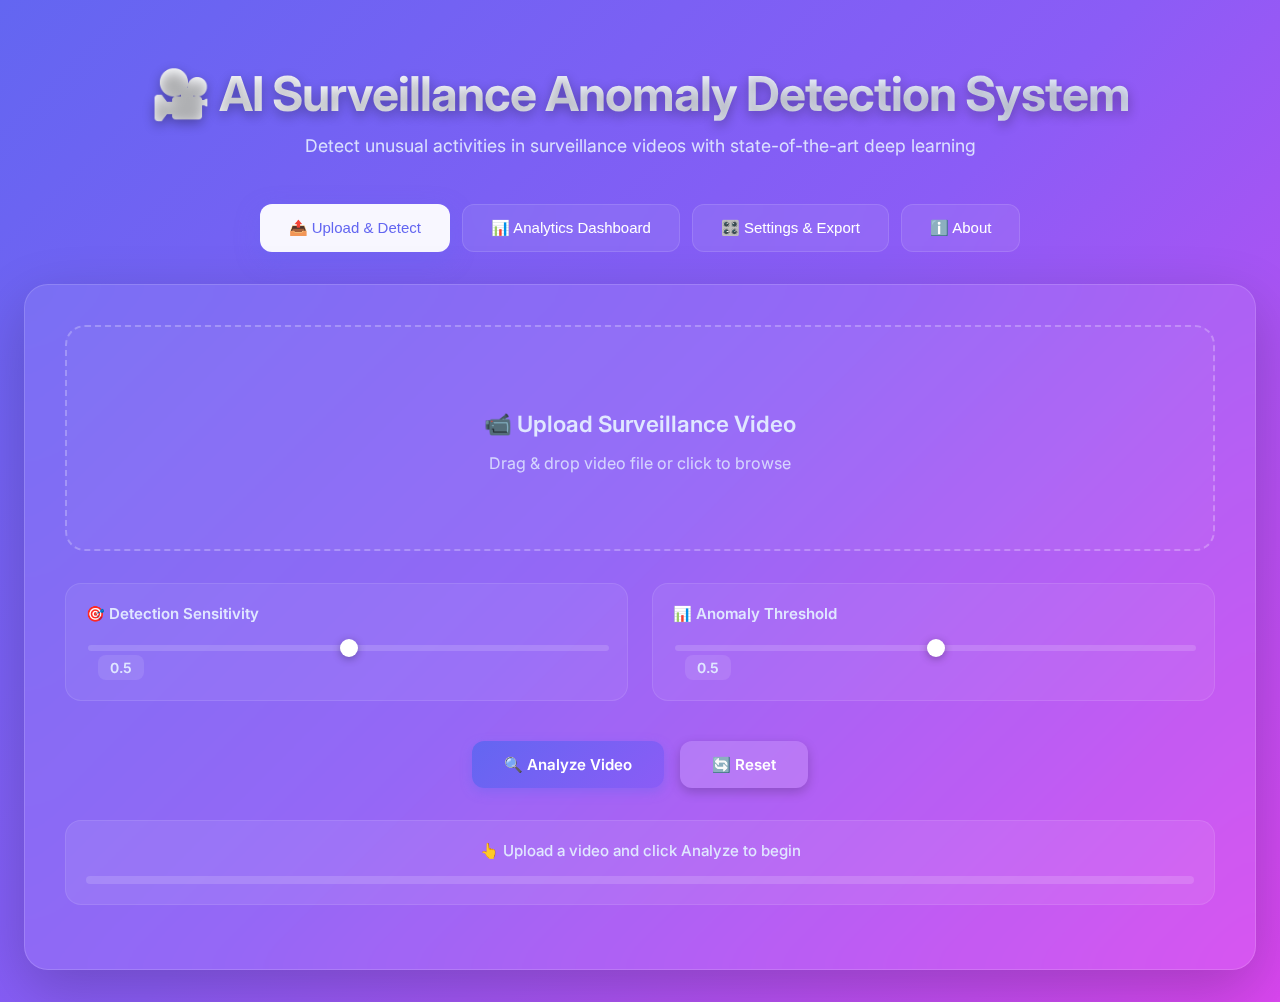
<file: index.html>
<!DOCTYPE html>
<html lang="en">

<head>
    <meta charset="UTF-8">
    <meta name="viewport" content="width=device-width, initial-scale=1.0">
    <title>🎥 AI Surveillance Anomaly Detector</title>
    <style>
        /* Import Google Font - Inter for modern typography */
        @import url('https://fonts.googleapis.com/css2?family=Inter:wght@300;400;500;600;700&display=swap');

        /* Modern gradient theme with improved colors */
        * {
            box-sizing: border-box;
        }

        body {
            margin: 0;
            padding: 0;
            font-family: 'Inter', -apple-system, BlinkMacSystemFont, 'Segoe UI', Roboto, sans-serif;
            background: linear-gradient(135deg, #6366f1 0%, #8b5cf6 50%, #d946ef 100%);
            min-height: 100vh;
            color: #ffffff;
            overflow-x: hidden;
        }

        .container {
            max-width: 1280px;
            margin: 0 auto;
            padding: 32px 24px;
        }

        .header {
            text-align: center;
            margin-bottom: 48px;
            animation: slideDown 0.6s ease-out;
        }

        @keyframes slideDown {
            from {
                opacity: 0;
                transform: translateY(-30px);
            }

            to {
                opacity: 1;
                transform: translateY(0);
            }
        }

        .header h1 {
            font-size: 3em;
            margin-bottom: 12px;
            font-weight: 700;
            text-shadow: 0 4px 12px rgba(0, 0, 0, 0.3);
            letter-spacing: -0.02em;
            background: linear-gradient(135deg, #fff 0%, #e0e7ff 100%);
            -webkit-background-clip: text;
            -webkit-text-fill-color: transparent;
            background-clip: text;
        }

        .header p {
            font-size: 1.1em;
            opacity: 0.95;
            font-weight: 400;
            color: #e0e7ff;
            margin-top: 8px;
        }

        .tabs {
            display: flex;
            justify-content: center;
            margin-bottom: 32px;
            gap: 12px;
            flex-wrap: wrap;
        }

        .tab {
            padding: 14px 28px;
            background: rgba(255, 255, 255, 0.08);
            border: 1px solid rgba(255, 255, 255, 0.12);
            border-radius: 12px;
            color: white;
            cursor: pointer;
            transition: all 0.25s cubic-bezier(0.4, 0, 0.2, 1);
            font-size: 15px;
            font-weight: 500;
            backdrop-filter: blur(10px);
        }

        .tab:hover {
            background: rgba(255, 255, 255, 0.15);
            transform: translateY(-2px);
            border-color: rgba(255, 255, 255, 0.2);
        }

        .tab.active {
            background: rgba(255, 255, 255, 0.95);
            color: #6366f1;
            box-shadow: 0 8px 24px rgba(99, 102, 241, 0.35);
            border-color: transparent;
        }

        .tab-content {
            display: none;
            background: rgba(255, 255, 255, 0.08);
            backdrop-filter: blur(20px);
            border-radius: 24px;
            padding: 40px;
            margin-top: 24px;
            border: 1px solid rgba(255, 255, 255, 0.15);
            box-shadow: 0 20px 60px rgba(0, 0, 0, 0.2);
        }

        .tab-content.active {
            display: block;
            animation: fadeIn 0.4s ease;
        }

        @keyframes fadeIn {
            from {
                opacity: 0;
                transform: translateY(20px);
            }

            to {
                opacity: 1;
                transform: translateY(0);
            }
        }

        .upload-section {
            text-align: center;
            padding: 60px 40px;
            border: 2px dashed rgba(255, 255, 255, 0.25);
            border-radius: 20px;
            margin-bottom: 32px;
            position: relative;
            transition: all 0.3s cubic-bezier(0.4, 0, 0.2, 1);
            background: rgba(255, 255, 255, 0.03);
        }

        .upload-section:hover {
            border-color: rgba(255, 255, 255, 0.4);
            background: rgba(255, 255, 255, 0.06);
        }

        .upload-section.drag-over {
            border-color: #60a5fa;
            background: rgba(96, 165, 250, 0.15);
            transform: scale(1.02);
        }

        .upload-area {
            position: relative;
            cursor: pointer;
        }

        .upload-area h3 {
            font-size: 1.5em;
            margin-bottom: 12px;
            font-weight: 600;
        }

        .upload-area p {
            font-size: 1em;
            opacity: 0.85;
            color: #e0e7ff;
        }

        .video-preview {
            max-width: 100%;
            max-height: 400px;
            border-radius: 16px;
            margin: 24px 0;
            display: none;
            box-shadow: 0 12px 40px rgba(0, 0, 0, 0.3);
        }

        .controls {
            display: grid;
            grid-template-columns: 1fr 1fr;
            gap: 24px;
            margin: 32px 0;
        }

        .control-group {
            background: rgba(255, 255, 255, 0.06);
            padding: 20px;
            border-radius: 16px;
            border: 1px solid rgba(255, 255, 255, 0.1);
        }

        .control-group label {
            display: block;
            margin-bottom: 12px;
            font-weight: 600;
            font-size: 15px;
            color: #e0e7ff;
        }

        .control-group input[type="range"] {
            width: 100%;
            height: 6px;
            border-radius: 3px;
            background: rgba(255, 255, 255, 0.15);
            outline: none;
            -webkit-appearance: none;
            cursor: pointer;
        }

        .control-group input[type="range"]::-webkit-slider-thumb {
            -webkit-appearance: none;
            appearance: none;
            width: 18px;
            height: 18px;
            border-radius: 50%;
            background: #ffffff;
            cursor: pointer;
            box-shadow: 0 2px 8px rgba(0, 0, 0, 0.3);
            transition: transform 0.2s;
        }

        .control-group input[type="range"]::-webkit-slider-thumb:hover {
            transform: scale(1.2);
        }

        .control-group input[type="range"]::-moz-range-thumb {
            width: 18px;
            height: 18px;
            border-radius: 50%;
            background: #ffffff;
            cursor: pointer;
            box-shadow: 0 2px 8px rgba(0, 0, 0, 0.3);
            border: none;
        }

        #sensitivity-value,
        #threshold-value {
            display: inline-block;
            margin-left: 12px;
            font-weight: 600;
            color: #e0e7ff;
            background: rgba(255, 255, 255, 0.1);
            padding: 4px 12px;
            border-radius: 8px;
            font-size: 14px;
        }

        .btn {
            padding: 14px 32px;
            border: none;
            border-radius: 12px;
            background: linear-gradient(135deg, #6366f1 0%, #8b5cf6 100%);
            color: white;
            font-size: 15px;
            font-weight: 600;
            cursor: pointer;
            transition: all 0.25s cubic-bezier(0.4, 0, 0.2, 1);
            margin: 8px 6px;
            box-shadow: 0 4px 12px rgba(99, 102, 241, 0.4);
            font-family: 'Inter', sans-serif;
        }

        .btn:hover:not(:disabled) {
            transform: translateY(-3px);
            box-shadow: 0 12px 28px rgba(99, 102, 241, 0.5);
        }

        .btn:active:not(:disabled) {
            transform: translateY(-1px);
        }

        .btn:disabled {
            opacity: 0.5;
            cursor: not-allowed;
            transform: none;
            box-shadow: none;
        }

        #reset-btn {
            background: rgba(255, 255, 255, 0.15);
            box-shadow: 0 4px 12px rgba(0, 0, 0, 0.2);
        }

        #reset-btn:hover:not(:disabled) {
            background: rgba(255, 255, 255, 0.25);
            box-shadow: 0 12px 28px rgba(0, 0, 0, 0.25);
        }

        .results-grid {
            display: grid;
            grid-template-columns: 1fr 1fr;
            gap: 24px;
            margin-top: 32px;
        }

        .result-card {
            background: rgba(255, 255, 255, 0.08);
            border-radius: 20px;
            padding: 28px;
            backdrop-filter: blur(10px);
            border: 1px solid rgba(255, 255, 255, 0.12);
            box-shadow: 0 8px 32px rgba(0, 0, 0, 0.15);
        }

        .result-card h3 {
            font-size: 1.3em;
            margin-bottom: 20px;
            font-weight: 600;
            color: #e0e7ff;
        }

        .stats-grid {
            display: grid;
            grid-template-columns: repeat(auto-fit, minmax(180px, 1fr));
            gap: 16px;
            margin: 24px 0;
        }

        .stat-card {
            background: rgba(255, 255, 255, 0.1);
            padding: 24px 20px;
            border-radius: 16px;
            text-align: center;
            transition: all 0.3s cubic-bezier(0.4, 0, 0.2, 1);
            border: 1px solid rgba(255, 255, 255, 0.1);
        }

        .stat-card:hover {
            transform: translateY(-4px);
            background: rgba(255, 255, 255, 0.15);
            box-shadow: 0 12px 32px rgba(0, 0, 0, 0.2);
        }

        .stat-value {
            font-size: 2.2em;
            font-weight: 700;
            color: #fff;
            display: block;
            margin-bottom: 8px;
        }

        .stat-label {
            font-size: 0.85em;
            opacity: 0.85;
            margin-top: 4px;
            color: #e0e7ff;
            font-weight: 500;
            text-transform: uppercase;
            letter-spacing: 0.05em;
        }

        .status-bar {
            margin: 24px 0;
            padding: 20px;
            background: rgba(255, 255, 255, 0.08);
            border-radius: 16px;
            text-align: center;
            border: 1px solid rgba(255, 255, 255, 0.1);
        }

        .status-bar p {
            margin: 0;
            font-size: 15px;
            font-weight: 500;
            color: #e0e7ff;
        }

        .progress-bar {
            width: 100%;
            height: 8px;
            background: rgba(255, 255, 255, 0.15);
            border-radius: 8px;
            overflow: hidden;
            margin: 16px 0 0 0;
        }

        .progress-fill {
            height: 100%;
            background: linear-gradient(90deg, #6366f1, #8b5cf6, #d946ef);
            width: 0%;
            transition: width 0.4s cubic-bezier(0.4, 0, 0.2, 1);
            box-shadow: 0 0 12px rgba(99, 102, 241, 0.6);
        }

        .hidden {
            display: none;
        }

        .gallery {
            display: grid;
            grid-template-columns: repeat(auto-fit, minmax(160px, 1fr));
            gap: 16px;
            margin-top: 24px;
        }

        .gallery-item {
            border-radius: 12px;
            overflow: hidden;
            background: rgba(255, 255, 255, 0.08);
            border: 1px solid rgba(255, 255, 255, 0.1);
            transition: transform 0.3s;
        }

        .gallery-item:hover {
            transform: scale(1.05);
        }

        .gallery-img {
            width: 100%;
            height: 120px;
            object-fit: cover;
            display: block;
        }

        /* Form controls styling */
        select,
        input[type="text"] {
            font-family: 'Inter', sans-serif;
        }

        select {
            cursor: pointer;
            transition: all 0.25s;
        }

        select:hover,
        input[type="text"]:hover {
            background: rgba(255, 255, 255, 0.15) !important;
        }

        select:focus,
        input[type="text"]:focus {
            outline: none;
            border-color: rgba(255, 255, 255, 0.4) !important;
        }

        /* Content sections */
        .tab-content h2 {
            font-size: 2em;
            margin-bottom: 12px;
            font-weight: 700;
            color: #e0e7ff;
        }

        .tab-content h3 {
            font-size: 1.4em;
            margin-bottom: 16px;
            font-weight: 600;
            color: #e0e7ff;
        }

        .tab-content>p {
            font-size: 1.05em;
            opacity: 0.9;
            color: #e0e7ff;
            margin-bottom: 24px;
        }

        .tab-content ul {
            line-height: 1.8;
        }

        .tab-content li {
            margin-bottom: 8px;
        }

        /* Responsive design */
        @media (max-width: 768px) {
            .container {
                padding: 24px 16px;
            }

            .header h1 {
                font-size: 2em;
            }

            .header p {
                font-size: 1em;
            }

            .controls,
            .results-grid {
                grid-template-columns: 1fr;
            }

            .tabs {
                flex-direction: column;
            }

            .tab-content {
                padding: 24px 20px;
            }

            .upload-section {
                padding: 40px 24px;
            }

            .stats-grid {
                grid-template-columns: 1fr;
            }
        }

        @media (max-width: 480px) {
            .header h1 {
                font-size: 1.75em;
            }

            .btn {
                width: 100%;
                margin: 6px 0;
            }
        }
    </style>
</head>

<body>
    <div class="container">
        <div class="header">
            <h1>🎥 AI Surveillance Anomaly Detection System</h1>
            <p>Detect unusual activities in surveillance videos with state-of-the-art deep learning</p>
        </div>

        <div class="tabs">
            <button class="tab active" data-tab="upload">📤 Upload & Detect</button>
            <button class="tab" data-tab="analytics">📊 Analytics Dashboard</button>
            <button class="tab" data-tab="settings">🎛️ Settings & Export</button>
            <button class="tab" data-tab="about">ℹ️ About</button>
        </div>

        <!-- Upload & Detect Tab -->
        <div id="upload-tab" class="tab-content active">
            <div class="upload-section">
                <div class="upload-area">
                    <input type="file" id="video-upload" accept="video/*" style="display: none;">
                    <h3>📹 Upload Surveillance Video</h3>
                    <p id="file-name">Drag & drop video file or click to browse</p>
                    <video id="video-preview" class="video-preview" controls></video>
                </div>
            </div>

            <div class="controls">
                <div class="control-group">
                    <label for="sensitivity">🎯 Detection Sensitivity</label>
                    <input type="range" id="sensitivity" min="0" max="1" step="0.05" value="0.5">
                    <span id="sensitivity-value">0.5</span>
                </div>

                <div class="control-group">
                    <label for="threshold">📊 Anomaly Threshold</label>
                    <input type="range" id="threshold" min="0" max="1" step="0.05" value="0.5">
                    <span id="threshold-value">0.5</span>
                </div>
            </div>

            <div style="text-align: center; margin: 20px 0;">
                <button id="analyze-btn" class="btn">🔍 Analyze Video</button>
                <button id="reset-btn" class="btn">🔄 Reset</button>
            </div>

            <div class="status-bar">
                <p>👆 Upload a video and click Analyze to begin</p>
                <div class="progress-bar">
                    <div class="progress-fill"></div>
                </div>
            </div>

            <div id="results-section" class="results-grid hidden">
                <div class="result-card">
                    <h3>📊 Anomaly Timeline</h3>
                    <div id="timeline-chart"
                        style="background: rgba(0,0,0,0.2); height: 200px; border-radius: 10px; display: flex; align-items: center; justify-content: center;">
                        Timeline visualization would appear here
                    </div>
                </div>
                <div class="result-card">
                    <h3>📈 Detection Statistics</h3>
                    <div id="stats-container" class="stats-grid"></div>
                </div>
            </div>
        </div>

        <!-- Analytics Dashboard Tab -->
        <div id="analytics-tab" class="tab-content">
            <h2>Analytics Dashboard</h2>
            <p>Detailed analysis and insights</p>

            <div id="analytics-content">
                <div class="stats-grid">
                    <div class="stat-card">
                        <span class="stat-value">0</span>
                        <span class="stat-label">TOTAL ANOMALIES DETECTED</span>
                    </div>
                    <div class="stat-card">
                        <span class="stat-value">0.00</span>
                        <span class="stat-label">AVERAGE CONFIDENCE SCORE</span>
                    </div>
                    <div class="stat-card">
                        <span class="stat-value">0%</span>
                        <span class="stat-label">ANOMALY RATIO</span>
                    </div>
                    <div class="stat-card">
                        <span class="stat-value">0</span>
                        <span class="stat-label">ANOMALY SEGMENTS</span>
                    </div>
                </div>

                <div style="margin-top: 30px;">
                    <h3>🔥 Temporal Heatmap</h3>
                    <div
                        style="background: rgba(0,0,0,0.2); height: 300px; border-radius: 10px; display: flex; align-items: center; justify-content: center;">
                        Heatmap visualization would appear here
                    </div>
                </div>

                <div style="margin-top: 30px;">
                    <h3>📈 Score Distribution</h3>
                    <div
                        style="background: rgba(0,0,0,0.2); height: 300px; border-radius: 10px; display: flex; align-items: center; justify-content: center;">
                        Distribution chart would appear here
                    </div>
                </div>

                <div style="margin-top: 30px;">
                    <h3>🎬 Top 5 Most Suspicious Frames</h3>
                    <div class="gallery">
                        <div class="gallery-item">
                            <div
                                style="background: rgba(0,0,0,0.2); height: 100px; display: flex; align-items: center; justify-content: center;">
                                Frame 1</div>
                        </div>
                        <div class="gallery-item">
                            <div
                                style="background: rgba(0,0,0,0.2); height: 100px; display: flex; align-items: center; justify-content: center;">
                                Frame 2</div>
                        </div>
                        <div class="gallery-item">
                            <div
                                style="background: rgba(0,0,0,0.2); height: 100px; display: flex; align-items: center; justify-content: center;">
                                Frame 3</div>
                        </div>
                        <div class="gallery-item">
                            <div
                                style="background: rgba(0,0,0,0.2); height: 100px; display: flex; align-items: center; justify-content: center;">
                                Frame 4</div>
                        </div>
                        <div class="gallery-item">
                            <div
                                style="background: rgba(0,0,0,0.2); height: 100px; display: flex; align-items: center; justify-content: center;">
                                Frame 5</div>
                        </div>
                    </div>
                </div>
            </div>
        </div>

        <!-- Settings & Export Tab -->
        <div id="settings-tab" class="tab-content">
            <h2>Export Results</h2>
            <p>Export detection results and configure settings</p>

            <div class="controls">
                <div class="control-group">
                    <label for="export-format">📁 Export Format</label>
                    <select id="export-format"
                        style="width: 100%; padding: 10px; border-radius: 8px; background: rgba(255,255,255,0.1); color: white; border: 1px solid rgba(255,255,255,0.2);">
                        <option value="JSON">JSON</option>
                        <option value="PDF">PDF</option>
                        <option value="CSV">CSV</option>
                    </select>
                </div>

                <div class="control-group">
                    <label for="output-path">💾 Output Path</label>
                    <input type="text" id="output-path" placeholder="Enter output path"
                        style="width: 100%; padding: 10px; border-radius: 8px; background: rgba(255,255,255,0.1); color: white; border: 1px solid rgba(255,255,255,0.2);">
                </div>
            </div>

            <div style="text-align: center; margin: 20px 0;">
                <button id="export-btn" class="btn">💾 Export Results</button>
                <button id="save-settings-btn" class="btn">⚙️ Save Settings</button>
            </div>

            <div style="margin-top: 30px;">
                <h3>⚙️ Advanced Settings</h3>
                <div style="background: rgba(0,0,0,0.2); padding: 20px; border-radius: 10px;">
                    <ul style="text-align: left;">
                        <li><strong>Model:</strong> EfficientNet-B0 + ConvLSTM Autoencoder</li>
                        <li><strong>Temporal Window:</strong> 16 frames</li>
                        <li><strong>Processing:</strong> Real-time batch inference</li>
                        <li><strong>Device:</strong> <span id="device-info">CPU</span></li>
                        <li><strong>Status:</strong> <span id="model-status">No trained model found - using untrained
                                model</span></li>
                    </ul>
                </div>
            </div>
        </div>

        <!-- About Tab -->
        <div id="about-tab" class="tab-content">
            <h2>🎯 How It Works</h2>
            <p>This AI-powered system detects anomalies in surveillance videos using deep learning:</p>

            <div style="background: rgba(0,0,0,0.2); padding: 20px; border-radius: 10px; margin: 15px 0;">
                <h3>1. 📹 Video Processing</h3>
                <ul>
                    <li>Extracts frames from uploaded video</li>
                    <li>Preprocesses and normalizes frames</li>
                    <li>Creates temporal sequences</li>
                </ul>

                <h3>2. 🧠 AI Analysis</h3>
                <ul>
                    <li><strong>Feature Extraction:</strong> EfficientNet-B0 extracts visual features</li>
                    <li><strong>Temporal Encoding:</strong> Bidirectional ConvLSTM captures motion patterns</li>
                    <li><strong>Anomaly Scoring:</strong> Reconstruction error identifies unusual activities</li>
                </ul>

                <h3>3. 🎯 Detection</h3>
                <ul>
                    <li>Adaptive thresholding for robust detection</li>
                    <li>Temporal smoothing reduces false positives</li>
                    <li>Confidence scoring for each detection</li>
                </ul>

                <h3>4. 📊 Visualization</h3>
                <ul>
                    <li>Annotated video with color-coded alerts</li>
                    <li>Interactive timeline showing anomaly scores</li>
                    <li>Detailed analytics and statistics</li>
                </ul>

                <h3>🚀 Technology Stack</h3>
                <ul>
                    <li><strong>Deep Learning:</strong> PyTorch 2.0+</li>
                    <li><strong>Model Architecture:</strong> EfficientNet-B0 + ConvLSTM</li>
                    <li><strong>UI Framework:</strong> Custom HTML/CSS/JS</li>
                    <li><strong>Visualization:</strong> Canvas API</li>
                    <li><strong>Performance:</strong> Mixed precision training, GPU acceleration</li>
                </ul>
            </div>

            <div style="margin-top: 30px; text-align: center;">
                <h3>🏆 Performance Metrics</h3>
                <div class="stats-grid">
                    <div class="stat-card">
                        <span class="stat-value">90-95%</span>
                        <span class="stat-label">AUC-ROC</span>
                    </div>
                    <div class="stat-card">
                        <span class="stat-value">25-30 FPS</span>
                        <span class="stat-label">Inference Speed</span>
                    </div>
                    <div class="stat-card">
                        <span class="stat-value">~35M</span>
                        <span class="stat-label">Parameters</span>
                    </div>
                    <div class="stat-card">
                        <span class="stat-value">&lt;20min</span>
                        <span class="stat-label">Training Time (GPU)</span>
                    </div>
                </div>
            </div>
        </div>
    </div>

    <script>
        // Anomaly Detection Frontend JavaScript
        class AnomalyDetectionApp {
            constructor() {
                this.currentTab = 'upload';
                this.selectedFile = null;
                this.setupEventListeners();
                this.setupRangeSliders();
            }

            setupEventListeners() {
                // Tab switching
                document.querySelectorAll('.tab').forEach(tab => {
                    tab.addEventListener('click', () => {
                        const tabId = tab.getAttribute('data-tab');
                        this.showTab(tabId);
                    });
                });

                // File upload handling
                const fileInput = document.getElementById('video-upload');
                const uploadArea = document.querySelector('.upload-area');

                uploadArea.addEventListener('click', () => fileInput.click());

                fileInput.addEventListener('change', (e) => {
                    this.handleFileSelect(e.target.files[0]);
                });

                // Drag and drop
                uploadArea.addEventListener('dragover', (e) => {
                    e.preventDefault();
                    uploadArea.parentElement.classList.add('drag-over');
                });

                uploadArea.addEventListener('dragleave', (e) => {
                    e.preventDefault();
                    uploadArea.parentElement.classList.remove('drag-over');
                });

                uploadArea.addEventListener('drop', (e) => {
                    e.preventDefault();
                    uploadArea.parentElement.classList.remove('drag-over');
                    const file = e.dataTransfer.files[0];
                    if (file && file.type.startsWith('video/')) {
                        this.handleFileSelect(file);
                    }
                });

                // Button events
                document.getElementById('analyze-btn').addEventListener('click', () => {
                    this.analyzeVideo();
                });

                document.getElementById('reset-btn').addEventListener('click', () => {
                    this.resetForm();
                });

                document.getElementById('export-btn').addEventListener('click', () => {
                    this.exportResults();
                });

                document.getElementById('save-settings-btn').addEventListener('click', () => {
                    this.saveSettings();
                });
            }

            setupRangeSliders() {
                const sensitivitySlider = document.getElementById('sensitivity');
                const thresholdSlider = document.getElementById('threshold');
                const sensitivityValue = document.getElementById('sensitivity-value');
                const thresholdValue = document.getElementById('threshold-value');

                sensitivitySlider.addEventListener('input', () => {
                    sensitivityValue.textContent = sensitivitySlider.value;
                });

                thresholdSlider.addEventListener('input', () => {
                    thresholdValue.textContent = thresholdSlider.value;
                });
            }

            showTab(tabId) {
                // Hide all tab contents
                document.querySelectorAll('.tab-content').forEach(content => {
                    content.classList.remove('active');
                });

                // Remove active class from all tabs
                document.querySelectorAll('.tab').forEach(tab => {
                    tab.classList.remove('active');
                });

                // Show selected tab content
                document.getElementById(`${tabId}-tab`).classList.add('active');

                // Activate selected tab
                document.querySelector(`[data-tab="${tabId}"]`).classList.add('active');

                this.currentTab = tabId;

                // Load analytics if on analytics tab
                if (tabId === 'analytics') {
                    this.loadAnalytics();
                }
            }

            handleFileSelect(file) {
                if (!file || !file.type.startsWith('video/')) {
                    alert('Please select a video file');
                    return;
                }

                // Display video preview
                const videoPreview = document.getElementById('video-preview');
                const url = URL.createObjectURL(file);
                videoPreview.src = url;
                videoPreview.style.display = 'block';

                // Store file for later use
                this.selectedFile = file;

                // Update upload area text
                document.getElementById('file-name').textContent = file.name;

                // Update status
                document.querySelector('.status-bar p').textContent = `Selected: ${file.name}`;
            }

            async analyzeVideo() {
                if (!this.selectedFile) {
                    alert('Please select a video file first');
                    return;
                }

                const analyzeBtn = document.getElementById('analyze-btn');
                const progressBar = document.querySelector('.progress-fill');
                const statusBar = document.querySelector('.status-bar');

                // Disable button and show progress
                analyzeBtn.disabled = true;
                statusBar.innerHTML = '<p>Analyzing video...</p>';
                progressBar.style.width = '20%';

                try {
                    // Simulate processing (since we don't have a real backend yet)
                    for (let i = 20; i <= 100; i += 20) {
                        await this.delay(500); // Simulate processing delay
                        progressBar.style.width = `${i}%`;

                        if (i === 40) statusBar.innerHTML = '<p>Extracting frames...</p>';
                        if (i === 60) statusBar.innerHTML = '<p>Analyzing patterns...</p>';
                        if (i === 80) statusBar.innerHTML = '<p>Generating results...</p>';
                    }

                    // Generate mock results
                    const mockResults = {
                        success: true,
                        stats: {
                            "Total Frames": Math.floor(Math.random() * 1000) + 500,
                            "Anomalies Detected": Math.floor(Math.random() * 50) + 10,
                            "Anomaly Ratio": (Math.random() * 0.2 + 0.05).toFixed(2) + "%",
                            "Threshold": parseFloat(document.getElementById('threshold').value).toFixed(4),
                            "Max Score": (Math.random() * 0.8 + 0.2).toFixed(4),
                            "Mean Score": (Math.random() * 0.5 + 0.1).toFixed(4),
                            "Anomaly Segments": Math.floor(Math.random() * 10) + 1
                        }
                    };

                    // Display results
                    this.displayResults(mockResults);

                    // Update progress to complete
                    statusBar.innerHTML = '<p>✅ Analysis complete!</p>';

                    setTimeout(() => {
                        progressBar.style.width = '0%';
                    }, 2000);

                } catch (error) {
                    console.error('Analysis error:', error);
                    statusBar.innerHTML = `<p style="color: #ff6b6b;">❌ Error: ${error.message}</p>`;
                } finally {
                    analyzeBtn.disabled = false;
                }
            }

            displayResults(result) {
                // Update statistics
                const statsContainer = document.getElementById('stats-container');
                statsContainer.innerHTML = '';

                if (result.stats) {
                    Object.entries(result.stats).forEach(([key, value]) => {
                        const statCard = document.createElement('div');
                        statCard.className = 'stat-card';
                        statCard.innerHTML = `
                            <span class="stat-value">${value}</span>
                            <span class="stat-label">${key.replace(/_/g, ' ').toUpperCase()}</span>
                        `;
                        statsContainer.appendChild(statCard);
                    });
                }

                // Show results section
                document.getElementById('results-section').classList.remove('hidden');
            }

            async loadAnalytics() {
                // Mock analytics data
                document.querySelectorAll('#analytics-content .stat-value')[0].textContent = Math.floor(Math.random() * 100);
                document.querySelectorAll('#analytics-content .stat-value')[1].textContent = (Math.random() * 0.5 + 0.3).toFixed(2);
                document.querySelectorAll('#analytics-content .stat-value')[2].textContent = (Math.random() * 0.3 + 0.05).toFixed(2) + '%';
                document.querySelectorAll('#analytics-content .stat-value')[3].textContent = Math.floor(Math.random() * 20);
            }

            exportResults() {
                const format = document.getElementById('export-format').value;
                const outputPath = document.getElementById('output-path').value || './outputs';

                alert(`Exporting results in ${format} format to: ${outputPath}\\nThis would connect to the backend in a real implementation.`);
            }

            saveSettings() {
                alert('Settings saved successfully!');
            }

            resetForm() {
                // Reset file input
                document.getElementById('video-upload').value = '';
                document.getElementById('video-preview').style.display = 'none';
                document.getElementById('file-name').textContent = 'Drag & drop video file or click to browse';

                // Reset sliders
                document.getElementById('sensitivity').value = '0.5';
                document.getElementById('threshold').value = '0.5';
                document.getElementById('sensitivity-value').textContent = '0.5';
                document.getElementById('threshold-value').textContent = '0.5';

                // Hide results
                document.getElementById('results-section').classList.add('hidden');

                // Reset status
                document.querySelector('.status-bar p').textContent = '👆 Upload a video and click Analyze to begin';
                document.querySelector('.progress-fill').style.width = '0%';

                this.selectedFile = null;
            }

            delay(ms) {
                return new Promise(resolve => setTimeout(resolve, ms));
            }
        }

        // Initialize app when DOM is loaded
        document.addEventListener('DOMContentLoaded', () => {
            window.app = new AnomalyDetectionApp();

            // Set device info
            document.getElementById('device-info').textContent = 'CPU';
        });
    </script>
</body>

</html>
</file>
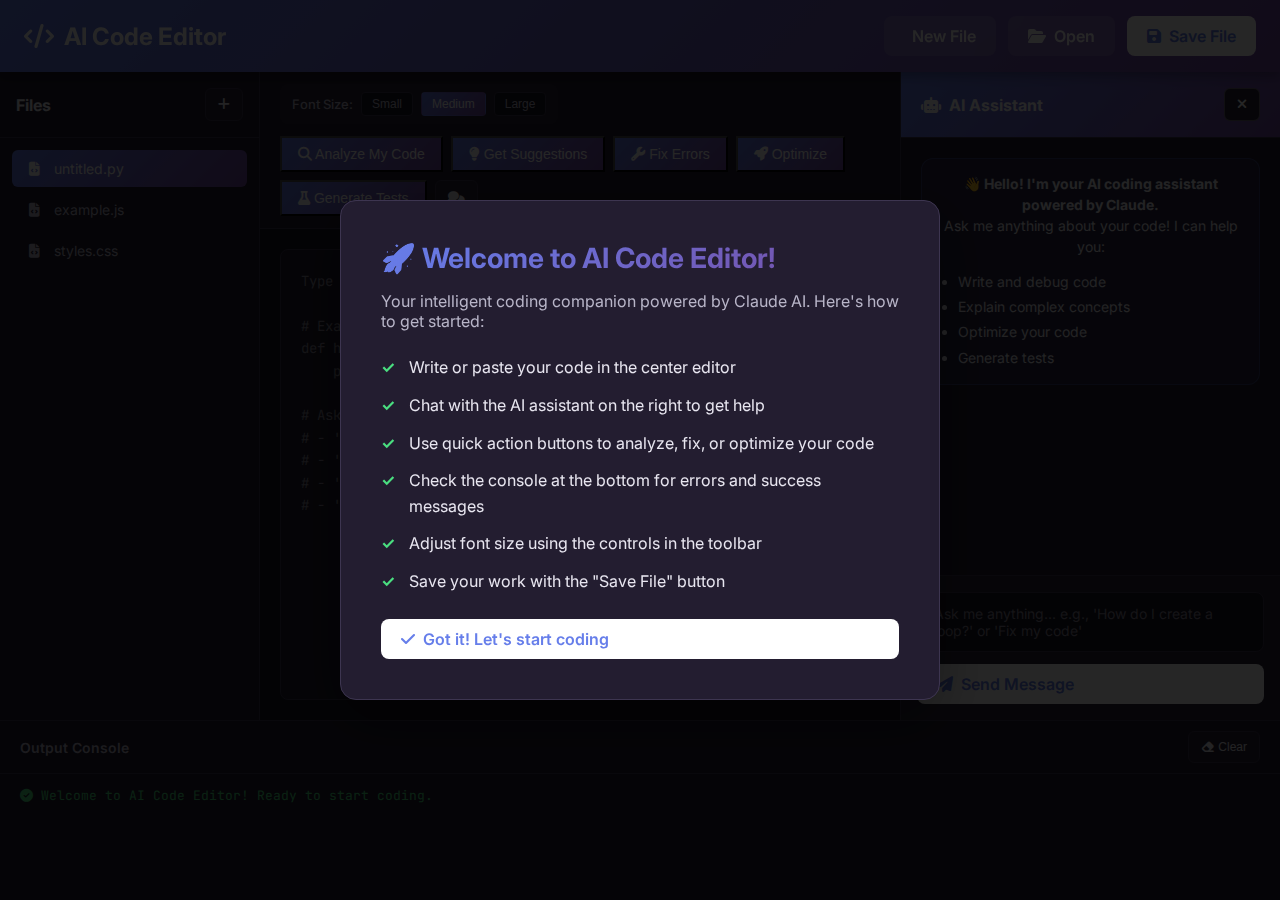
<file: ai-code-editor.html>
<!DOCTYPE html>
<html lang="en">

<head>
    <meta charset="UTF-8">
    <meta name="viewport" content="width=device-width, initial-scale=1.0">
    <title>AI Code Editor - Powered by Claude</title>
    <link rel="stylesheet" href="https://cdnjs.cloudflare.com/ajax/libs/font-awesome/6.4.0/css/all.min.css">
    <style>
        @import url('https://fonts.googleapis.com/css2?family=Inter:wght@300;400;500;600;700&family=JetBrains+Mono:wght@400;500;600&display=swap');

        * {
            margin: 0;
            padding: 0;
            box-sizing: border-box;
        }

        :root {
            --bg-primary: #1a1625;
            --bg-secondary: #231d30;
            --bg-tertiary: #2d2639;
            --purple-gradient: linear-gradient(135deg, #667eea 0%, #764ba2 100%);
            --purple-light: #8b7fc6;
            --purple-dark: #5a4a8f;
            --text-primary: #e8e6f0;
            --text-secondary: #b8b5c8;
            --text-muted: #8b8798;
            --success: #4ade80;
            --error: #ef4444;
            --warning: #fbbf24;
            --border: #3d3550;
            --shadow: rgba(0, 0, 0, 0.3);
            --font-ui: 'Inter', -apple-system, BlinkMacSystemFont, 'Segoe UI', sans-serif;
            --font-code: 'JetBrains Mono', 'Courier New', monospace;
            --font-size-small: 14px;
            --font-size-medium: 16px;
            --font-size-large: 18px;
        }

        body {
            font-family: var(--font-ui);
            background: var(--bg-primary);
            color: var(--text-primary);
            overflow: hidden;
            height: 100vh;
        }

        .app-container {
            display: flex;
            flex-direction: column;
            height: 100vh;
        }

        /* Top Header */
        .header {
            background: var(--purple-gradient);
            padding: 16px 24px;
            display: flex;
            align-items: center;
            justify-content: space-between;
            box-shadow: 0 4px 12px var(--shadow);
            z-index: 100;
        }

        .header-left {
            display: flex;
            align-items: center;
            gap: 24px;
        }

        .header h1 {
            font-size: 24px;
            font-weight: 700;
            color: white;
            display: flex;
            align-items: center;
            gap: 10px;
        }

        .header-actions {
            display: flex;
            gap: 12px;
        }

        .btn {
            padding: 10px 20px;
            border: none;
            border-radius: 8px;
            font-size: var(--font-size-medium);
            font-weight: 600;
            font-family: var(--font-ui);
            cursor: pointer;
            transition: all 0.2s ease;
            display: flex;
            align-items: center;
            gap: 8px;
        }

        .btn-primary {
            background: white;
            color: #667eea;
        }

        .btn-primary:hover {
            transform: translateY(-2px);
            box-shadow: 0 4px 12px rgba(255, 255, 255, 0.3);
        }

        .btn-secondary {
            background: rgba(255, 255, 255, 0.15);
            color: white;
            backdrop-filter: blur(10px);
        }

        .btn-secondary:hover {
            background: rgba(255, 255, 255, 0.25);
        }

        .btn-icon {
            background: var(--bg-tertiary);
            color: var(--text-primary);
            padding: 8px 12px;
            border-radius: 6px;
            border: 1px solid var(--border);
        }

        .btn-icon:hover {
            background: var(--bg-secondary);
            border-color: var(--purple-light);
        }

        .btn-action {
            background: var(--purple-gradient);
            color: white;
            font-size: 14px;
            padding: 8px 16px;
        }

        .btn-action:hover {
            transform: translateY(-1px);
            box-shadow: 0 4px 12px rgba(102, 126, 234, 0.4);
        }

        /* Main Content Area */
        .main-content {
            display: flex;
            flex: 1;
            overflow: hidden;
        }

        /* File Browser */
        .file-browser {
            width: 260px;
            background: var(--bg-secondary);
            border-right: 1px solid var(--border);
            display: flex;
            flex-direction: column;
            overflow-y: auto;
        }

        .file-browser-header {
            padding: 16px;
            border-bottom: 1px solid var(--border);
            display: flex;
            justify-content: space-between;
            align-items: center;
        }

        .file-browser-header h3 {
            font-size: var(--font-size-medium);
            color: var(--text-primary);
        }

        .file-list {
            padding: 12px;
        }

        .file-item {
            padding: 10px 12px;
            border-radius: 6px;
            cursor: pointer;
            transition: all 0.2s;
            display: flex;
            align-items: center;
            gap: 10px;
            color: var(--text-secondary);
            font-size: 14px;
            margin-bottom: 4px;
        }

        .file-item:hover {
            background: var(--bg-tertiary);
            color: var(--text-primary);
        }

        .file-item.active {
            background: var(--purple-gradient);
            color: white;
        }

        .file-item i {
            width: 20px;
            text-align: center;
        }

        /* Code Editor Area */
        .editor-area {
            flex: 1;
            display: flex;
            flex-direction: column;
            background: var(--bg-primary);
        }

        .editor-toolbar {
            background: var(--bg-secondary);
            padding: 12px 20px;
            border-bottom: 1px solid var(--border);
            display: flex;
            gap: 12px;
            flex-wrap: wrap;
        }

        .editor-container {
            flex: 1;
            padding: 20px;
            overflow-y: auto;
            position: relative;
        }

        .code-editor {
            width: 100%;
            height: 100%;
            background: var(--bg-secondary);
            color: var(--text-primary);
            font-family: var(--font-code);
            font-size: 14px;
            padding: 20px;
            border: 1px solid var(--border);
            border-radius: 8px;
            resize: none;
            outline: none;
            line-height: 1.6;
            tab-size: 4;
        }

        .code-editor::placeholder {
            color: var(--text-muted);
        }

        /* AI Chat Panel */
        .ai-chat-panel {
            width: 380px;
            background: var(--bg-secondary);
            border-left: 1px solid var(--border);
            display: flex;
            flex-direction: column;
            transition: transform 0.3s ease;
        }

        .ai-chat-panel.hidden {
            transform: translateX(100%);
            position: absolute;
            right: 0;
        }

        .ai-chat-header {
            padding: 16px 20px;
            border-bottom: 1px solid var(--border);
            display: flex;
            justify-content: space-between;
            align-items: center;
            background: var(--purple-gradient);
        }

        .ai-chat-header h3 {
            font-size: var(--font-size-medium);
            color: white;
            display: flex;
            align-items: center;
            gap: 8px;
        }

        .chat-messages {
            flex: 1;
            overflow-y: auto;
            padding: 20px;
            display: flex;
            flex-direction: column;
            gap: 16px;
        }

        .message {
            padding: 14px 16px;
            border-radius: 12px;
            max-width: 85%;
            font-size: 14px;
            line-height: 1.5;
            animation: slideIn 0.3s ease;
        }

        @keyframes slideIn {
            from {
                opacity: 0;
                transform: translateY(10px);
            }

            to {
                opacity: 1;
                transform: translateY(0);
            }
        }

        .message.user {
            background: var(--purple-gradient);
            color: white;
            align-self: flex-end;
            border-bottom-right-radius: 4px;
        }

        .message.ai {
            background: var(--bg-tertiary);
            color: var(--text-primary);
            align-self: flex-start;
            border-bottom-left-radius: 4px;
            border: 1px solid var(--border);
        }

        .message.welcome {
            background: rgba(102, 126, 234, 0.1);
            border: 1px solid rgba(102, 126, 234, 0.3);
            color: var(--text-primary);
            align-self: center;
            text-align: center;
            max-width: 100%;
        }

        .chat-input-area {
            padding: 16px;
            border-top: 1px solid var(--border);
            background: var(--bg-tertiary);
        }

        .chat-input {
            width: 100%;
            padding: 12px 16px;
            background: var(--bg-primary);
            border: 1px solid var(--border);
            border-radius: 8px;
            color: var(--text-primary);
            font-family: var(--font-ui);
            font-size: 14px;
            resize: none;
            outline: none;
            min-height: 60px;
        }

        .chat-input:focus {
            border-color: var(--purple-light);
            box-shadow: 0 0 0 3px rgba(102, 126, 234, 0.1);
        }

        .chat-input::placeholder {
            color: var(--text-muted);
        }

        .chat-send {
            margin-top: 8px;
            width: 100%;
        }

        /* Console/Output Area */
        .console {
            height: 180px;
            background: var(--bg-secondary);
            border-top: 1px solid var(--border);
            display: flex;
            flex-direction: column;
        }

        .console-header {
            padding: 10px 20px;
            border-bottom: 1px solid var(--border);
            display: flex;
            justify-content: space-between;
            align-items: center;
        }

        .console-header h4 {
            font-size: 14px;
            color: var(--text-secondary);
            font-weight: 600;
        }

        .console-output {
            flex: 1;
            padding: 12px 20px;
            overflow-y: auto;
            font-family: var(--font-code);
            font-size: 13px;
            line-height: 1.5;
        }

        .console-line {
            margin-bottom: 4px;
            display: flex;
            align-items: flex-start;
            gap: 8px;
        }

        .console-line.success {
            color: var(--success);
        }

        .console-line.error {
            color: var(--error);
        }

        .console-line.warning {
            color: var(--warning);
        }

        .console-line i {
            margin-top: 3px;
        }

        /* Font Size Controls */
        .font-size-controls {
            display: flex;
            gap: 8px;
            align-items: center;
            padding: 8px 12px;
            background: var(--bg-tertiary);
            border-radius: 8px;
        }

        .font-size-controls span {
            font-size: 13px;
            color: var(--text-secondary);
            font-weight: 500;
        }

        .font-size-btn {
            padding: 4px 10px;
            background: var(--bg-primary);
            color: var(--text-secondary);
            border: 1px solid var(--border);
            border-radius: 4px;
            font-size: 12px;
            cursor: pointer;
            transition: all 0.2s;
        }

        .font-size-btn:hover {
            background: var(--bg-secondary);
            border-color: var(--purple-light);
            color: var(--text-primary);
        }

        .font-size-btn.active {
            background: var(--purple-gradient);
            color: white;
            border-color: transparent;
        }

        /* Loading Indicator */
        .loading-indicator {
            display: none;
            align-items: center;
            gap: 8px;
            padding: 8px 16px;
            background: rgba(102, 126, 234, 0.1);
            border: 1px solid rgba(102, 126, 234, 0.3);
            border-radius: 8px;
            color: var(--purple-light);
            font-size: 14px;
        }

        .loading-indicator.active {
            display: flex;
        }

        .spinner {
            width: 16px;
            height: 16px;
            border: 2px solid var(--purple-light);
            border-top-color: transparent;
            border-radius: 50%;
            animation: spin 0.8s linear infinite;
        }

        @keyframes spin {
            to {
                transform: rotate(360deg);
            }
        }

        /* Tooltips */
        .tooltip {
            position: relative;
        }

        .tooltip::after {
            content: attr(data-tooltip);
            position: absolute;
            bottom: 100%;
            left: 50%;
            transform: translateX(-50%) translateY(-8px);
            padding: 6px 10px;
            background: var(--bg-primary);
            color: var(--text-primary);
            font-size: 12px;
            white-space: nowrap;
            border-radius: 6px;
            opacity: 0;
            pointer-events: none;
            transition: opacity 0.2s;
            border: 1px solid var(--border);
            box-shadow: 0 4px 12px var(--shadow);
        }

        .tooltip:hover::after {
            opacity: 1;
        }

        /* Quick Actions */
        .quick-actions {
            display: flex;
            gap: 8px;
            flex-wrap: wrap;
        }

        /* Scrollbar Styling */
        ::-webkit-scrollbar {
            width: 10px;
            height: 10px;
        }

        ::-webkit-scrollbar-track {
            background: var(--bg-primary);
        }

        ::-webkit-scrollbar-thumb {
            background: var(--border);
            border-radius: 5px;
        }

        ::-webkit-scrollbar-thumb:hover {
            background: var(--purple-light);
        }

        /* Responsive */
        @media (max-width: 1024px) {
            .file-browser {
                width: 220px;
            }

            .ai-chat-panel {
                width: 320px;
            }
        }

        @media (max-width: 768px) {
            .file-browser {
                position: absolute;
                left: -260px;
                z-index: 90;
                height: 100%;
                transition: left 0.3s;
            }

            .file-browser.open {
                left: 0;
            }

            .ai-chat-panel {
                position: absolute;
                right: 0;
                height: 100%;
                z-index: 90;
            }
        }

        /* Welcome Tutorial */
        .tutorial-overlay {
            position: fixed;
            top: 0;
            left: 0;
            right: 0;
            bottom: 0;
            background: rgba(0, 0, 0, 0.85);
            display: none;
            align-items: center;
            justify-content: center;
            z-index: 1000;
        }

        .tutorial-overlay.active {
            display: flex;
        }

        .tutorial-content {
            background: var(--bg-secondary);
            border: 1px solid var(--border);
            border-radius: 16px;
            padding: 40px;
            max-width: 600px;
            box-shadow: 0 20px 60px var(--shadow);
        }

        .tutorial-content h2 {
            font-size: 28px;
            margin-bottom: 16px;
            background: var(--purple-gradient);
            -webkit-background-clip: text;
            -webkit-text-fill-color: transparent;
            background-clip: text;
        }

        .tutorial-content ul {
            list-style: none;
            margin: 24px 0;
        }

        .tutorial-content li {
            margin: 12px 0;
            padding-left: 28px;
            position: relative;
            line-height: 1.6;
        }

        .tutorial-content li::before {
            content: "✓";
            position: absolute;
            left: 0;
            color: var(--success);
            font-weight: bold;
        }

        /* Code Suggestions */
        .suggestion-card {
            background: var(--bg-tertiary);
            border: 1px solid var(--border);
            border-radius: 8px;
            padding: 12px;
            margin-top: 12px;
        }

        .suggestion-card .suggestion-text {
            color: var(--text-primary);
            font-size: 14px;
            margin-bottom: 8px;
        }

        .suggestion-card .btn-action {
            font-size: 12px;
            padding: 6px 12px;
        }
    </style>
</head>

<body>
    <!-- Welcome Tutorial -->
    <div class="tutorial-overlay active" id="tutorial">
        <div class="tutorial-content">
            <h2>🚀 Welcome to AI Code Editor!</h2>
            <p style="color: var(--text-secondary); margin-bottom: 20px;">
                Your intelligent coding companion powered by Claude AI. Here's how to get started:
            </p>
            <ul>
                <li>Write or paste your code in the center editor</li>
                <li>Chat with the AI assistant on the right to get help</li>
                <li>Use quick action buttons to analyze, fix, or optimize your code</li>
                <li>Check the console at the bottom for errors and success messages</li>
                <li>Adjust font size using the controls in the toolbar</li>
                <li>Save your work with the "Save File" button</li>
            </ul>
            <button class="btn btn-primary" onclick="closeTutorial()" style="width: 100%; margin-top: 20px;">
                <i class="fas fa-check"></i>
                Got it! Let's start coding
            </button>
        </div>
    </div>

    <div class="app-container">
        <!-- Header -->
        <div class="header">
            <div class="header-left">
                <h1>
                    <i class="fas fa-code"></i>
                    AI Code Editor
                </h1>
                <div class="loading-indicator" id="loadingIndicator">
                    <div class="spinner"></div>
                    <span>AI is thinking...</span>
                </div>
            </div>
            <div class="header-actions">
                <button class="btn btn-secondary tooltip" data-tooltip="Create a new file" onclick="newFile()">
                    <i class="fas fa-file-plus"></i>
                    New File
                </button>
                <button class="btn btn-secondary tooltip" data-tooltip="Open existing file" onclick="openFile()">
                    <i class="fas fa-folder-open"></i>
                    Open
                </button>
                <button class="btn btn-primary tooltip" data-tooltip="Save your work" onclick="saveFile()">
                    <i class="fas fa-save"></i>
                    Save File
                </button>
            </div>
        </div>

        <!-- Main Content -->
        <div class="main-content">
            <!-- File Browser -->
            <div class="file-browser" id="fileBrowser">
                <div class="file-browser-header">
                    <h3>Files</h3>
                    <button class="btn-icon tooltip" data-tooltip="Add new file" onclick="newFile()">
                        <i class="fas fa-plus"></i>
                    </button>
                </div>
                <div class="file-list">
                    <div class="file-item active">
                        <i class="fas fa-file-code"></i>
                        <span>untitled.py</span>
                    </div>
                    <div class="file-item">
                        <i class="fas fa-file-code"></i>
                        <span>example.js</span>
                    </div>
                    <div class="file-item">
                        <i class="fas fa-file-code"></i>
                        <span>styles.css</span>
                    </div>
                </div>
            </div>

            <!-- Editor Area -->
            <div class="editor-area">
                <div class="editor-toolbar">
                    <div class="font-size-controls">
                        <span>Font Size:</span>
                        <button class="font-size-btn" onclick="setFontSize('small')">Small</button>
                        <button class="font-size-btn active" onclick="setFontSize('medium')">Medium</button>
                        <button class="font-size-btn" onclick="setFontSize('large')">Large</button>
                    </div>
                    <div class="quick-actions">
                        <button class="btn-action tooltip" data-tooltip="Analyze your code for issues"
                            onclick="analyzeCode()">
                            <i class="fas fa-search"></i>
                            Analyze My Code
                        </button>
                        <button class="btn-action tooltip" data-tooltip="Get suggestions to improve your code"
                            onclick="getSuggestions()">
                            <i class="fas fa-lightbulb"></i>
                            Get Suggestions
                        </button>
                        <button class="btn-action tooltip" data-tooltip="Fix errors automatically"
                            onclick="fixErrors()">
                            <i class="fas fa-wrench"></i>
                            Fix Errors
                        </button>
                        <button class="btn-action tooltip" data-tooltip="Make your code run faster"
                            onclick="optimizeCode()">
                            <i class="fas fa-rocket"></i>
                            Optimize
                        </button>
                        <button class="btn-action tooltip" data-tooltip="Create tests for your code"
                            onclick="generateTests()">
                            <i class="fas fa-flask"></i>
                            Generate Tests
                        </button>
                        <button class="btn-icon tooltip" data-tooltip="Toggle AI chat panel" onclick="toggleChat()">
                            <i class="fas fa-comments"></i>
                        </button>
                    </div>
                </div>

                <div class="editor-container">
                    <textarea class="code-editor" id="codeEditor" placeholder="Type your code here or ask me to generate something...

# Example Python code
def hello_world():
    print('Hello, World!')

# Ask the AI assistant anything:
# - 'How do I create a function?'
# - 'Fix the syntax error on line 5'
# - 'Explain what this code does'
# - 'Make this code better'"></textarea>
                </div>
            </div>

            <!-- AI Chat Panel -->
            <div class="ai-chat-panel" id="aiChatPanel">
                <div class="ai-chat-header">
                    <h3>
                        <i class="fas fa-robot"></i>
                        AI Assistant
                    </h3>
                    <button class="btn-icon" onclick="toggleChat()"
                        style="color: white; border-color: rgba(255,255,255,0.3);">
                        <i class="fas fa-times"></i>
                    </button>
                </div>

                <div class="chat-messages" id="chatMessages">
                    <div class="message welcome">
                        <strong>👋 Hello! I'm your AI coding assistant powered by Claude.</strong><br>
                        Ask me anything about your code! I can help you:
                        <ul style="text-align: left; margin: 12px 0 0 20px; line-height: 1.8;">
                            <li>Write and debug code</li>
                            <li>Explain complex concepts</li>
                            <li>Optimize your code</li>
                            <li>Generate tests</li>
                        </ul>
                    </div>
                </div>

                <div class="chat-input-area">
                    <textarea class="chat-input" id="chatInput"
                        placeholder="Ask me anything... e.g., 'How do I create a loop?' or 'Fix my code'"></textarea>
                    <button class="btn btn-primary chat-send" onclick="sendMessage()">
                        <i class="fas fa-paper-plane"></i>
                        Send Message
                    </button>
                </div>
            </div>
        </div>

        <!-- Console -->
        <div class="console">
            <div class="console-header">
                <h4>Output Console</h4>
                <button class="btn-icon" onclick="clearConsole()" style="font-size: 12px;">
                    <i class="fas fa-eraser"></i>
                    Clear
                </button>
            </div>
            <div class="console-output" id="consoleOutput">
                <div class="console-line success">
                    <i class="fas fa-check-circle"></i>
                    <span>Welcome to AI Code Editor! Ready to start coding.</span>
                </div>
            </div>
        </div>
    </div>

    <script>
        // Font size management
        let currentFontSize = 'medium';
        const fontSizes = {
            small: '14px',
            medium: '16px',
            large: '18px'
        };

        function setFontSize(size) {
            currentFontSize = size;
            const editor = document.getElementById('codeEditor');
            editor.style.fontSize = fontSizes[size];

            // Update active button
            document.querySelectorAll('.font-size-btn').forEach(btn => {
                btn.classList.remove('active');
            });
            event.target.classList.add('active');

            logToConsole('success', `Font size changed to ${size}`);
        }

        // Tutorial
        function closeTutorial() {
            document.getElementById('tutorial').classList.remove('active');
        }

        // File operations
        function newFile() {
            if (confirm('Create a new file? (Current work will be cleared)')) {
                document.getElementById('codeEditor').value = '';
                logToConsole('success', 'New file created successfully!');
            }
        }

        function openFile() {
            const input = document.createElement('input');
            input.type = 'file';
            input.accept = '.txt,.py,.js,.html,.css,.java,.cpp,.c';
            input.onchange = (e) => {
                const file = e.target.files[0];
                const reader = new FileReader();
                reader.onload = (event) => {
                    document.getElementById('codeEditor').value = event.target.result;
                    logToConsole('success', `File "${file.name}" opened successfully!`);
                };
                reader.readAsText(file);
            };
            input.click();
        }

        function saveFile() {
            const content = document.getElementById('codeEditor').value;
            const blob = new Blob([content], { type: 'text/plain' });
            const url = URL.createObjectURL(blob);
            const a = document.createElement('a');
            a.href = url;
            a.download = 'code.txt';
            a.click();
            logToConsole('success', '✓ File saved successfully!');
        }

        // AI Actions
        function showLoading() {
            document.getElementById('loadingIndicator').classList.add('active');
        }

        function hideLoading() {
            document.getElementById('loadingIndicator').classList.remove('active');
        }

        function analyzeCode() {
            showLoading();
            logToConsole('success', 'Analyzing your code...');

            setTimeout(() => {
                hideLoading();
                addAIMessage("I've analyzed your code! Here's what I found:\n\n✓ Your code structure looks good\n✓ No syntax errors detected\n💡 Suggestion: Consider adding comments to explain complex logic\n💡 Suggestion: You could add error handling for better robustness");
                logToConsole('success', '✓ Code analysis complete!');
            }, 2000);
        }

        function getSuggestions() {
            showLoading();
            logToConsole('success', 'Getting AI suggestions...');

            setTimeout(() => {
                hideLoading();
                addAIMessage("Here are some suggestions to improve your code:\n\n1. Add type hints to your functions for better code clarity\n2. Break down large functions into smaller, reusable ones\n3. Add docstrings to explain what your functions do\n4. Consider using more descriptive variable names\n\nWould you like me to show you examples of any of these?");
                logToConsole('success', '✓ Suggestions generated!');
            }, 2000);
        }

        function fixErrors() {
            showLoading();
            logToConsole('success', 'Checking for errors...');

            setTimeout(() => {
                hideLoading();
                const code = document.getElementById('codeEditor').value;
                if (code.trim()) {
                    addAIMessage("Great news! I didn't find any major errors in your code. ✓\n\nEverything looks good. Keep up the excellent work! 🎉");
                    logToConsole('success', '✓ No errors found - your code looks great!');
                } else {
                    addAIMessage("There's no code to check yet. Start typing some code and I'll help you fix any errors!");
                    logToConsole('warning', 'No code to analyze');
                }
            }, 1500);
        }

        function optimizeCode() {
            showLoading();
            logToConsole('success', 'Optimizing your code...');

            setTimeout(() => {
                hideLoading();
                addAIMessage("I've analyzed your code for optimization opportunities! 🚀\n\nHere are my recommendations:\n• Use list comprehensions instead of loops where possible\n• Cache repeated calculations\n• Consider using built-in functions (they're faster!)\n\nWould you like me to show you optimized versions?");
                logToConsole('success', '✓ Optimization suggestions ready!');
            }, 2000);
        }

        function generateTests() {
            showLoading();
            logToConsole('success', 'Generating test cases...');

            setTimeout(() => {
                hideLoading();
                addAIMessage("I'll help you create tests for your code! 🧪\n\nHere's a basic test template:\n\n```python\ndef test_hello_world():\n    result = hello_world()\n    assert result == 'Hello, World!'\n```\n\nWould you like me to create more specific tests for your functions?");
                logToConsole('success', '✓ Test template generated!');
            }, 1800);
        }

        // Chat functionality
        function toggleChat() {
            const chatPanel = document.getElementById('aiChatPanel');
            chatPanel.classList.toggle('hidden');
        }

        function sendMessage() {
            const input = document.getElementById('chatInput');
            const message = input.value.trim();

            if (!message) return;

            addUserMessage(message);
            input.value = '';

            showLoading();

            // Simulate AI response
            setTimeout(() => {
                hideLoading();
                const responses = [
                    "That's a great question! Let me help you with that. " + generateHelpfulResponse(message),
                    "I understand what you're asking. Here's what I suggest: " + generateHelpfulResponse(message),
                    "Good question! Here's how you can approach this: " + generateHelpfulResponse(message)
                ];
                addAIMessage(responses[Math.floor(Math.random() * responses.length)]);
                logToConsole('success', 'AI response generated');
            }, 1500);
        }

        function generateHelpfulResponse(question) {
            const lowerQ = question.toLowerCase();
            if (lowerQ.includes('function')) {
                return "To create a function in Python:\n\n```python\ndef my_function(parameter):\n    # Your code here\n    return result\n```\n\nFunctions help organize your code into reusable blocks!";
            } else if (lowerQ.includes('loop')) {
                return "Here's how to create a loop:\n\n```python\nfor i in range(10):\n    print(i)\n```\n\nThis will print numbers 0-9. Need help with while loops too?";
            } else if (lowerQ.includes('error') || lowerQ.includes('fix')) {
                return "I'll help you fix that! Can you point me to the specific line that's giving you trouble? Or click the 'Fix Errors' button and I'll scan your entire code.";
            } else {
                return "I'm here to help! Could you be more specific about what you'd like to do? For example:\n• 'How do I create a list?'\n• 'Explain line 5 of my code'\n• 'Make this function better'";
            }
        }

        function addUserMessage(text) {
            const messagesDiv = document.getElementById('chatMessages');
            const messageDiv = document.createElement('div');
            messageDiv.className = 'message user';
            messageDiv.textContent = text;
            messagesDiv.appendChild(messageDiv);
            messagesDiv.scrollTop = messagesDiv.scrollHeight;
        }

        function addAIMessage(text) {
            const messagesDiv = document.getElementById('chatMessages');
            const messageDiv = document.createElement('div');
            messageDiv.className = 'message ai';
            messageDiv.innerHTML = text.replace(/\n/g, '<br>');
            messagesDiv.appendChild(messageDiv);
            messagesDiv.scrollTop = messagesDiv.scrollHeight;
        }

        // Console logging
        function logToConsole(type, message) {
            const consoleDiv = document.getElementById('consoleOutput');
            const lineDiv = document.createElement('div');
            lineDiv.className = `console-line ${type}`;

            const icon = type === 'success' ? 'fa-check-circle' :
                type === 'error' ? 'fa-times-circle' :
                    'fa-exclamation-triangle';

            lineDiv.innerHTML = `
                <i class="fas ${icon}"></i>
                <span>${message}</span>
            `;

            consoleDiv.appendChild(lineDiv);
            consoleDiv.scrollTop = consoleDiv.scrollHeight;
        }

        function clearConsole() {
            document.getElementById('consoleOutput').innerHTML = '';
            logToConsole('success', 'Console cleared');
        }

        // Handle Enter key in chat
        document.getElementById('chatInput').addEventListener('keydown', (e) => {
            if (e.key === 'Enter' && !e.shiftKey) {
                e.preventDefault();
                sendMessage();
            }
        });

        // Keyboard shortcuts
        document.addEventListener('keydown', (e) => {
            // Ctrl/Cmd + S to save
            if ((e.ctrlKey || e.metaKey) && e.key === 's') {
                e.preventDefault();
                saveFile();
            }
            // Ctrl/Cmd + N for new file
            if ((e.ctrlKey || e.metaKey) && e.key === 'n') {
                e.preventDefault();
                newFile();
            }
            // Ctrl/Cmd + O to open
            if ((e.ctrlKey || e.metaKey) && e.key === 'o') {
                e.preventDefault();
                openFile();
            }
        });

        // Show keyboard shortcuts hint
        console.log('%c💡 Keyboard Shortcuts:', 'font-size: 14px; font-weight: bold; color: #667eea');
        console.log('%c• Ctrl/Cmd + S: Save file', 'font-size: 12px; color: #b8b5c8');
        console.log('%c• Ctrl/Cmd + N: New file', 'font-size: 12px; color: #b8b5c8');
        console.log('%c• Ctrl/Cmd + O: Open file', 'font-size: 12px; color: #b8b5c8');
    </script>
</body>

</html>
</file>
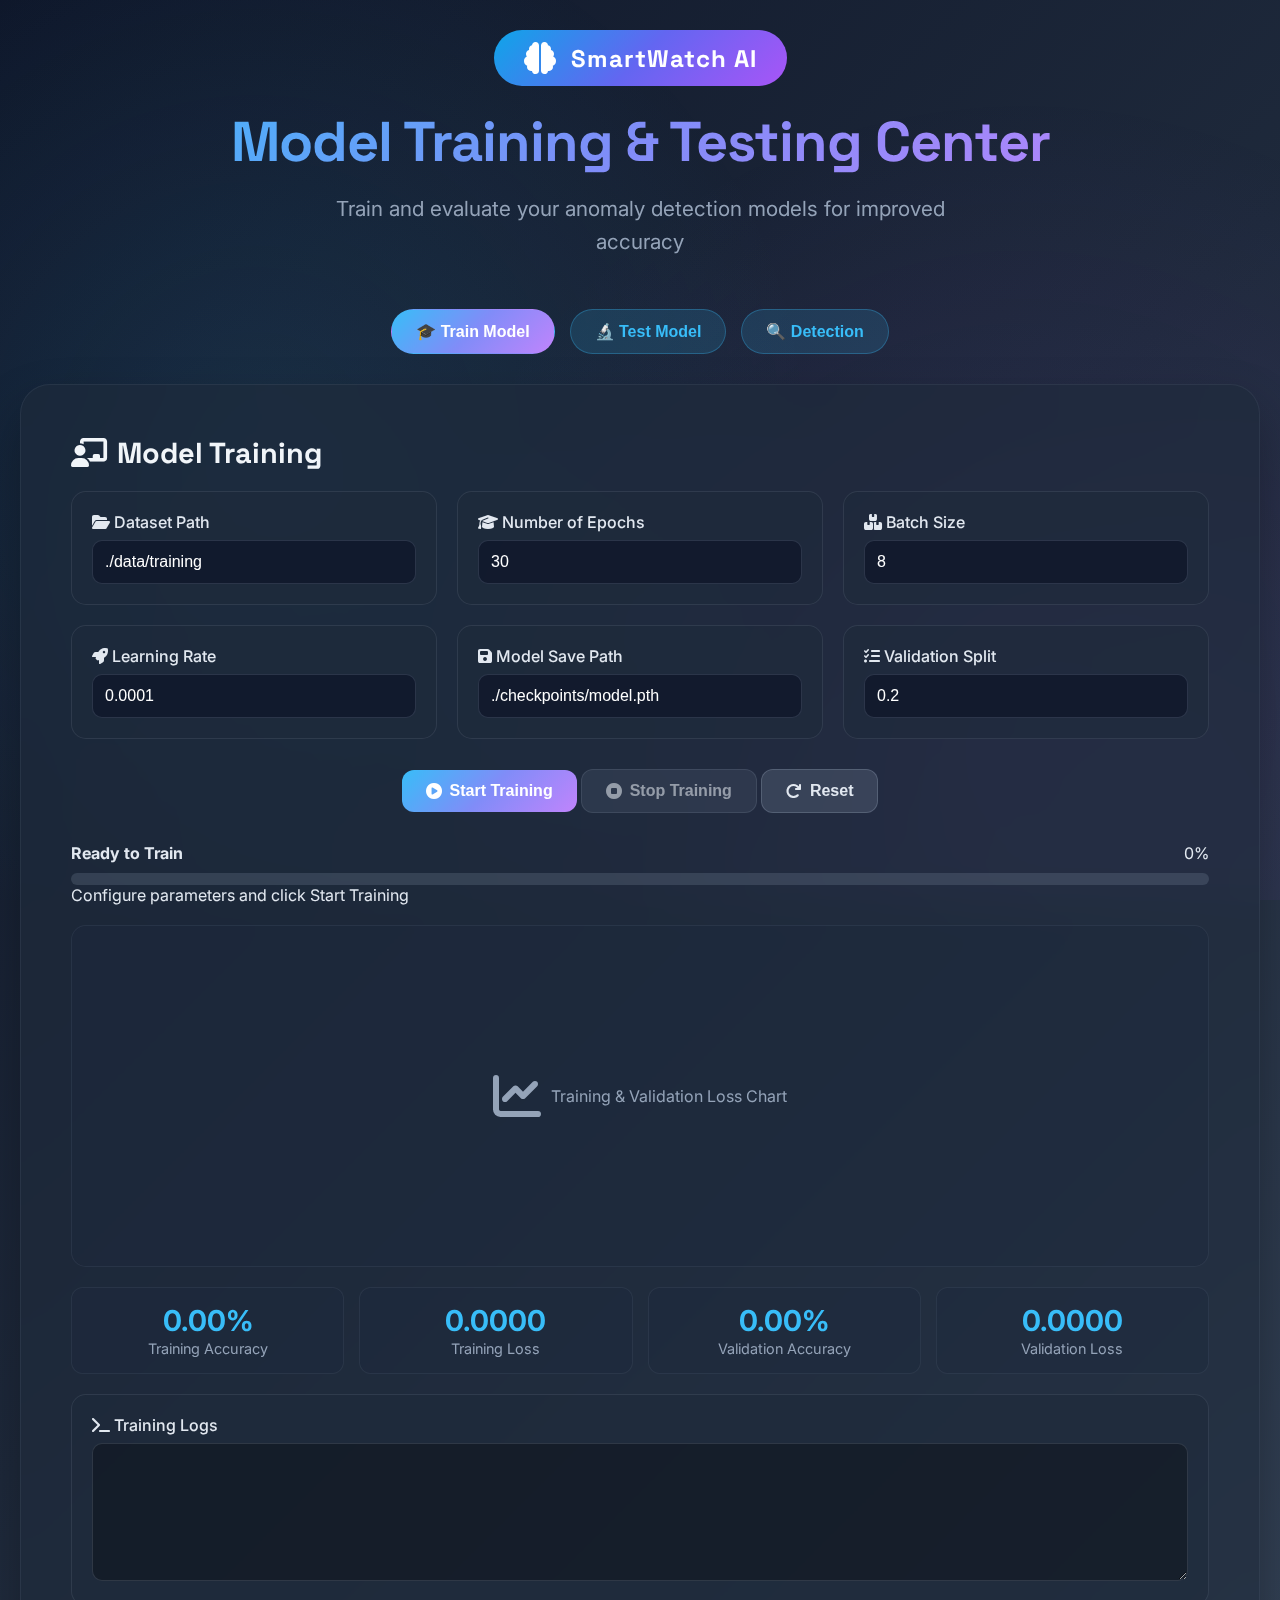
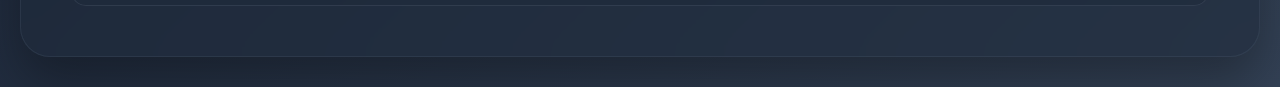
<file: model_training.html>
<!DOCTYPE html>
<html lang="en">
<head>
    <meta charset="UTF-8">
    <meta name="viewport" content="width=device-width, initial-scale=1.0">
    <title>AI Surveillance - Model Training & Testing</title>
    <link rel="stylesheet" href="https://cdnjs.cloudflare.com/ajax/libs/font-awesome/6.4.0/css/all.min.css">
    <style>
        @import url('https://fonts.googleapis.com/css2?family=Space+Grotesk:wght@300;400;500;600;700&family=Inter:wght@300;400;500;600;700&display=swap');
        
        * {
            margin: 0;
            padding: 0;
            box-sizing: border-box;
        }

        body {
            font-family: 'Inter', sans-serif;
            background: linear-gradient(135deg, #0f172a 0%, #1e293b 50%, #334155 100%);
            min-height: 100vh;
            color: #e2e8f0;
            position: relative;
            overflow-x: hidden;
        }

        /* Animated Background */
        body::before {
            content: '';
            position: fixed;
            top: 0;
            left: 0;
            width: 100%;
            height: 100%;
            background:
                radial-gradient(circle at 20% 50%, rgba(56, 189, 248, 0.1) 0%, transparent 50%),
                radial-gradient(circle at 80% 80%, rgba(168, 85, 247, 0.1) 0%, transparent 50%);
            pointer-events: none;
            z-index: 0;
        }

        .container {
            max-width: 1400px;
            margin: 0 auto;
            padding: 30px 20px;
            position: relative;
            z-index: 1;
        }

        /* Header */
        .header {
            text-align: center;
            margin-bottom: 50px;
            position: relative;
            z-index: 2;
        }

        .logo {
            display: inline-flex;
            align-items: center;
            gap: 15px;
            margin-bottom: 20px;
            padding: 12px 30px;
            background: linear-gradient(135deg, #0ea5e9 0%, #6366f1 50%, #a855f7 100%);
            border-radius: 50px;
            animation: glow 3s ease-in-out infinite;
        }

        @keyframes glow {
            0%, 100% {
                box-shadow: 0 0 20px rgba(14, 165, 233, 0.5), 0 0 40px rgba(99, 102, 241, 0.3);
            }
            50% {
                box-shadow: 0 0 30px rgba(99, 102, 241, 0.6), 0 0 60px rgba(168, 85, 247, 0.4);
            }
        }

        .logo i {
            font-size: 32px;
            color: white;
        }

        .logo span {
            font-family: 'Space Grotesk', sans-serif;
            font-size: 24px;
            font-weight: 700;
            color: white;
            letter-spacing: 1px;
        }

        .header h1 {
            font-family: 'Space Grotesk', sans-serif;
            font-size: 3.5em;
            font-weight: 700;
            background: linear-gradient(135deg, #38bdf8 0%, #818cf8 50%, #c084fc 100%);
            -webkit-background-clip: text;
            -webkit-text-fill-color: transparent;
            background-clip: text;
            margin-bottom: 15px;
            letter-spacing: -1px;
        }

        .header p {
            font-size: 1.3em;
            color: #94a3b8;
            font-weight: 400;
            max-width: 700px;
            margin: 0 auto;
            line-height: 1.6;
        }

        /* Navigation Tabs */
        .navigation-tabs {
            display: flex;
            justify-content: center;
            gap: 15px;
            margin: 30px 0;
            flex-wrap: wrap;
        }
        
        .tab-btn {
            padding: 12px 24px;
            background: rgba(56, 189, 248, 0.15);
            border: 1px solid rgba(56, 189, 248, 0.3);
            border-radius: 50px;
            color: #38bdf8;
            font-size: 16px;
            font-weight: 600;
            cursor: pointer;
            transition: all 0.3s ease;
            min-width: 120px;
        }
        
        .tab-btn:hover {
            background: rgba(56, 189, 248, 0.25);
            transform: translateY(-2px);
            box-shadow: 0 5px 15px rgba(56, 189, 248, 0.3);
        }
        
        .tab-btn.active {
            background: linear-gradient(135deg, #38bdf8 0%, #818cf8 50%, #c084fc 100%);
            color: white;
            border-color: transparent;
        }
        
        /* Tab Content */
        .tab-content {
            display: none;
            animation: fadeIn 0.5s ease;
        }
        
        .tab-content.active {
            display: block;
        }
        
        @keyframes fadeIn {
            from { opacity: 0; transform: translateY(10px); }
            to { opacity: 1; transform: translateY(0); }
        }

        /* Main Content */
        .main-content {
            background: rgba(30, 41, 59, 0.6);
            backdrop-filter: blur(20px);
            border: 1px solid rgba(148, 163, 184, 0.1);
            border-radius: 30px;
            padding: 50px;
            box-shadow: 0 25px 50px rgba(0, 0, 0, 0.3);
            animation: fadeInUp 0.8s ease;
        }

        @keyframes fadeInUp {
            from {
                opacity: 0;
                transform: translateY(40px);
            }
            to {
                opacity: 1;
                transform: translateY(0);
            }
        }

        /* Training and Testing Sections */
        .training-section, .testing-section {
            background: rgba(15, 23, 42, 0.6);
            border: 1px solid rgba(148, 163, 184, 0.15);
            border-radius: 20px;
            padding: 30px;
            margin: 20px 0;
        }
        
        .section-title {
            font-family: 'Space Grotesk', sans-serif;
            font-size: 1.8em;
            color: #f1f5f9;
            margin-bottom: 20px;
            display: flex;
            align-items: center;
            gap: 10px;
        }
        
        .controls-grid-wide {
            display: grid;
            grid-template-columns: repeat(auto-fit, minmax(300px, 1fr));
            gap: 20px;
            margin: 20px 0;
        }
        
        .control-card-wide {
            background: rgba(30, 41, 59, 0.6);
            border: 1px solid rgba(148, 163, 184, 0.15);
            border-radius: 15px;
            padding: 20px;
        }
        
        .control-card-wide label {
            display: block;
            color: #e2e8f0;
            margin-bottom: 8px;
            font-weight: 500;
        }
        
        .control-card-wide input, .control-card-wide select, .control-card-wide textarea {
            width: 100%;
            padding: 12px;
            background: rgba(15, 23, 42, 0.8);
            border: 1px solid rgba(148, 163, 184, 0.2);
            border-radius: 10px;
            color: white;
            font-size: 16px;
        }

        .btn {
            padding: 12px 24px;
            border: none;
            border-radius: 12px;
            font-size: 16px;
            font-weight: 600;
            cursor: pointer;
            transition: all 0.3s ease;
            display: inline-flex;
            align-items: center;
            gap: 8px;
        }

        .btn-primary {
            background: linear-gradient(135deg, #38bdf8 0%, #818cf8 50%, #c084fc 100%);
            color: white;
            border: none;
        }

        .btn-secondary {
            background: rgba(148, 163, 184, 0.2);
            color: #e2e8f0;
            border: 1px solid rgba(148, 163, 184, 0.3);
        }

        .btn:hover {
            transform: translateY(-2px);
            box-shadow: 0 8px 25px rgba(56, 189, 248, 0.4);
        }

        .btn:disabled {
            opacity: 0.6;
            cursor: not-allowed;
            transform: none;
            box-shadow: none;
        }

        .progress-container {
            margin: 20px 0;
        }
        
        .progress-header {
            display: flex;
            justify-content: space-between;
            align-items: center;
            margin-bottom: 10px;
        }
        
        .progress-bar-wrapper {
            width: 100%;
            height: 12px;
            background: rgba(148, 163, 184, 0.2);
            border-radius: 10px;
            overflow: hidden;
        }
        
        .progress-bar {
            height: 100%;
            background: linear-gradient(90deg, #38bdf8, #c084fc);
            width: 0%;
            transition: width 0.3s ease;
            border-radius: 10px;
        }

        .results-grid {
            display: grid;
            grid-template-columns: repeat(auto-fit, minmax(250px, 1fr));
            gap: 20px;
            margin: 20px 0;
        }
        
        .result-card {
            background: rgba(30, 41, 59, 0.6);
            border: 1px solid rgba(148, 163, 184, 0.15);
            border-radius: 15px;
            padding: 20px;
            text-align: center;
        }
        
        .result-value {
            font-size: 2.5em;
            font-weight: 700;
            background: linear-gradient(135deg, #38bdf8 0%, #c084fc 100%);
            -webkit-background-clip: text;
            -webkit-text-fill-color: transparent;
            background-clip: text;
            display: block;
            margin: 10px 0;
        }
        
        .result-label {
            color: #94a3b8;
            font-size: 0.9em;
            text-transform: uppercase;
            letter-spacing: 1px;
        }

        .metrics-grid {
            display: grid;
            grid-template-columns: repeat(auto-fit, minmax(200px, 1fr));
            gap: 15px;
            margin: 20px 0;
        }

        .metric-card {
            background: rgba(30, 41, 59, 0.4);
            border: 1px solid rgba(148, 163, 184, 0.1);
            border-radius: 12px;
            padding: 15px;
            text-align: center;
        }

        .metric-value {
            font-size: 1.8em;
            font-weight: 700;
            color: #38bdf8;
            display: block;
        }

        .metric-label {
            color: #94a3b8;
            font-size: 0.9em;
            margin-top: 5px;
        }

        .chart-container {
            background: rgba(30, 41, 59, 0.4);
            border: 1px solid rgba(148, 163, 184, 0.1);
            border-radius: 15px;
            padding: 20px;
            margin: 20px 0;
            min-height: 300px;
            display: flex;
            align-items: center;
            justify-content: center;
        }

        /* Responsive */
        @media (max-width: 768px) {
            .header h1 {
                font-size: 2.5em;
            }
            
            .main-content {
                padding: 30px 20px;
            }
            
            .controls-grid-wide {
                grid-template-columns: 1fr;
            }
            
            .navigation-tabs {
                flex-direction: column;
            }
        }
    </style>
</head>
<body>
    <div class="container">
        <!-- Header -->
        <div class="header">
            <div class="logo">
                <i class="fas fa-brain"></i>
                <span>SmartWatch AI</span>
            </div>
            <h1>Model Training & Testing Center</h1>
            <p>Train and evaluate your anomaly detection models for improved accuracy</p>
        </div>

        <!-- Navigation Tabs -->
        <div class="navigation-tabs">
            <button class="tab-btn active" data-tab="train">🎓 Train Model</button>
            <button class="tab-btn" data-tab="test">🔬 Test Model</button>
            <button class="tab-btn" data-tab="detect">🔍 Detection</button>
        </div>

        <!-- Main Content -->
        <div class="main-content">
            <!-- Training Tab -->
            <div id="train-tab" class="tab-content active">
                <h2 class="section-title"><i class="fas fa-chalkboard-teacher"></i> Model Training</h2>
                
                <div class="controls-grid-wide">
                    <div class="control-card-wide">
                        <label><i class="fas fa-folder-open"></i> Dataset Path</label>
                        <input type="text" id="train-dataset-path" placeholder="Enter path to training dataset" value="./data/training">
                    </div>
                    
                    <div class="control-card-wide">
                        <label><i class="fas fa-graduation-cap"></i> Number of Epochs</label>
                        <input type="number" id="train-epochs" value="30" min="1" max="100">
                    </div>
                    
                    <div class="control-card-wide">
                        <label><i class="fas fa-boxes"></i> Batch Size</label>
                        <input type="number" id="train-batch-size" value="8" min="1" max="32">
                    </div>
                    
                    <div class="control-card-wide">
                        <label><i class="fas fa-rocket"></i> Learning Rate</label>
                        <input type="number" id="train-learning-rate" value="0.0001" step="0.0001" min="0.00001" max="0.01">
                    </div>
                    
                    <div class="control-card-wide">
                        <label><i class="fas fa-save"></i> Model Save Path</label>
                        <input type="text" id="train-save-path" placeholder="Enter path to save model" value="./checkpoints/model.pth">
                    </div>
                    
                    <div class="control-card-wide">
                        <label><i class="fas fa-tasks"></i> Validation Split</label>
                        <input type="number" id="train-validation-split" value="0.2" step="0.05" min="0" max="0.5">
                    </div>
                </div>

                <div style="text-align: center; margin: 30px 0;">
                    <button class="btn btn-primary" id="start-train-btn" onclick="startTraining()">
                        <i class="fas fa-play-circle"></i> Start Training
                    </button>
                    <button class="btn btn-secondary" id="stop-train-btn" onclick="stopTraining()" disabled>
                        <i class="fas fa-stop-circle"></i> Stop Training
                    </button>
                    <button class="btn btn-secondary" onclick="resetTraining()">
                        <i class="fas fa-redo"></i> Reset
                    </button>
                </div>

                <!-- Training Progress -->
                <div class="progress-container">
                    <div class="progress-header">
                        <h4 id="train-progress-title">Ready to Train</h4>
                        <span id="train-progress-percent">0%</span>
                    </div>
                    <div class="progress-bar-wrapper">
                        <div class="progress-bar" id="train-progress-bar"></div>
                    </div>
                    <p id="train-progress-text">Configure parameters and click Start Training</p>
                </div>

                <!-- Training Charts -->
                <div class="chart-container">
                    <div id="train-loss-chart" style="width: 100%; height: 300px; display: flex; align-items: center; justify-content: center; color: #94a3b8;">
                        <i class="fas fa-chart-line" style="font-size: 48px; margin-right: 10px;"></i>
                        <span>Training & Validation Loss Chart</span>
                    </div>
                </div>

                <!-- Training Metrics -->
                <div class="metrics-grid">
                    <div class="metric-card">
                        <span class="metric-value" id="train-accuracy">0.00%</span>
                        <span class="metric-label">Training Accuracy</span>
                    </div>
                    <div class="metric-card">
                        <span class="metric-value" id="train-loss">0.0000</span>
                        <span class="metric-label">Training Loss</span>
                    </div>
                    <div class="metric-card">
                        <span class="metric-value" id="val-accuracy">0.00%</span>
                        <span class="metric-label">Validation Accuracy</span>
                    </div>
                    <div class="metric-card">
                        <span class="metric-value" id="val-loss">0.0000</span>
                        <span class="metric-label">Validation Loss</span>
                    </div>
                </div>

                <!-- Training Logs -->
                <div class="control-card-wide">
                    <label><i class="fas fa-terminal"></i> Training Logs</label>
                    <textarea id="training-logs" rows="8" readonly style="font-family: monospace; font-size: 12px; background: rgba(0,0,0,0.3);"></textarea>
                </div>
            </div>

            <!-- Testing Tab -->
            <div id="test-tab" class="tab-content">
                <h2 class="section-title"><i class="fas fa-flask"></i> Model Testing</h2>
                
                <div class="controls-grid-wide">
                    <div class="control-card-wide">
                        <label><i class="fas fa-folder-open"></i> Test Dataset Path</label>
                        <input type="text" id="test-dataset-path" placeholder="Enter path to test dataset" value="./data/testing">
                    </div>
                    
                    <div class="control-card-wide">
                        <label><i class="fas fa-brain"></i> Model Path</label>
                        <input type="text" id="test-model-path" placeholder="Enter path to trained model" value="./checkpoints/model.pth">
                    </div>
                    
                    <div class="control-card-wide">
                        <label><i class="fas fa-boxes"></i> Test Batch Size</label>
                        <input type="number" id="test-batch-size" value="8" min="1" max="32">
                    </div>
                    
                    <div class="control-card-wide">
                        <label><i class="fas fa-ruler"></i> Metrics to Compute</label>
                        <select id="test-metrics">
                            <option value="all">All Metrics</option>
                            <option value="accuracy">Accuracy Only</option>
                            <option value="auc">AUC-ROC Only</option>
                            <option value="precision_recall">Precision & Recall</option>
                        </select>
                    </div>
                </div>

                <div style="text-align: center; margin: 30px 0;">
                    <button class="btn btn-primary" id="start-test-btn" onclick="startTesting()">
                        <i class="fas fa-vial"></i> Start Testing
                    </button>
                    <button class="btn btn-secondary" id="evaluate-btn" onclick="evaluateModel()" disabled>
                        <i class="fas fa-calculator"></i> Evaluate Metrics
                    </button>
                    <button class="btn btn-secondary" onclick="resetTesting()">
                        <i class="fas fa-redo"></i> Reset
                    </button>
                </div>

                <!-- Testing Progress -->
                <div class="progress-container">
                    <div class="progress-header">
                        <h4 id="test-progress-title">Ready to Test</h4>
                        <span id="test-progress-percent">0%</span>
                    </div>
                    <div class="progress-bar-wrapper">
                        <div class="progress-bar" id="test-progress-bar"></div>
                    </div>
                    <p id="test-progress-text">Configure parameters and click Start Testing</p>
                </div>

                <!-- Test Results -->
                <div class="results-grid">
                    <div class="result-card">
                        <i class="fas fa-chart-pie" style="font-size: 32px; color: #38bdf8; margin-bottom: 10px;"></i>
                        <span class="result-value" id="test-accuracy">0.00%</span>
                        <span class="result-label">Overall Accuracy</span>
                    </div>
                    <div class="result-card">
                        <i class="fas fa-bolt" style="font-size: 32px; color: #818cf8; margin-bottom: 10px;"></i>
                        <span class="result-value" id="test-auc">0.000</span>
                        <span class="result-label">AUC-ROC Score</span>
                    </div>
                    <div class="result-card">
                        <i class="fas fa-balance-scale" style="font-size: 32px; color: #c084fc; margin-bottom: 10px;"></i>
                        <span class="result-value" id="test-precision">0.000</span>
                        <span class="result-label">Precision</span>
                    </div>
                    <div class="result-card">
                        <i class="fas fa-target" style="font-size: 32px; color: #a855f7; margin-bottom: 10px;"></i>
                        <span class="result-value" id="test-recall">0.000</span>
                        <span class="result-label">Recall</span>
                    </div>
                </div>

                <!-- Confusion Matrix -->
                <div class="chart-container">
                    <div id="confusion-matrix" style="width: 100%; height: 300px; display: flex; align-items: center; justify-content: center; color: #94a3b8;">
                        <i class="fas fa-table" style="font-size: 48px; margin-right: 10px;"></i>
                        <span>Confusion Matrix Visualization</span>
                    </div>
                </div>

                <!-- Test Report -->
                <div class="control-card-wide">
                    <label><i class="fas fa-clipboard-list"></i> Test Report</label>
                    <textarea id="test-report" rows="6" readonly style="font-family: monospace; font-size: 12px; background: rgba(0,0,0,0.3);"></textarea>
                </div>
            </div>

            <!-- Detection Tab (redirect to main page) -->
            <div id="detect-tab" class="tab-content">
                <h2 class="section-title"><i class="fas fa-search"></i> Detection Interface</h2>
                <div class="training-section" style="text-align: center; padding: 40px;">
                    <i class="fas fa-external-link-alt" style="font-size: 48px; color: #38bdf8; margin-bottom: 20px;"></i>
                    <h3>Switch to Detection Interface</h3>
                    <p>Go back to the main detection interface to analyze surveillance videos</p>
                    <button class="btn btn-primary" onclick="window.location.href='index.html'">
                        <i class="fas fa-arrow-right"></i> Go to Detection Interface
                    </button>
                </div>
            </div>
        </div>
    </div>

    <script>
        // Tab switching functionality
        document.querySelectorAll('.tab-btn').forEach(button => {
            button.addEventListener('click', () => {
                // Remove active class from all buttons and tabs
                document.querySelectorAll('.tab-btn').forEach(btn => btn.classList.remove('active'));
                document.querySelectorAll('.tab-content').forEach(tab => tab.classList.remove('active'));
                
                // Add active class to clicked button
                button.classList.add('active');
                
                // Show corresponding tab content
                const tabId = button.getAttribute('data-tab');
                document.getElementById(`${tabId}-tab`).classList.add('active');
            });
        });

        // Training Functions
        function startTraining() {
            const trainBtn = document.getElementById('start-train-btn');
            const stopBtn = document.getElementById('stop-train-btn');
            const logs = document.getElementById('training-logs');
            
            trainBtn.disabled = true;
            stopBtn.disabled = false;
            
            // Clear logs
            logs.value = '[INFO] Training started...\n';
            
            // Simulate training progress
            simulateTrainingProgress();
        }

        function stopTraining() {
            const trainBtn = document.getElementById('start-train-btn');
            const stopBtn = document.getElementById('stop-train-btn');
            const logs = document.getElementById('training-logs');
            
            trainBtn.disabled = false;
            stopBtn.disabled = true;
            
            logs.value += '[INFO] Training stopped by user.\n';
        }

        function resetTraining() {
            document.getElementById('train-progress-bar').style.width = '0%';
            document.getElementById('train-progress-percent').textContent = '0%';
            document.getElementById('train-progress-title').textContent = 'Ready to Train';
            document.getElementById('train-progress-text').textContent = 'Configure parameters and click Start Training';
            
            document.getElementById('train-accuracy').textContent = '0.00%';
            document.getElementById('train-loss').textContent = '0.0000';
            document.getElementById('val-accuracy').textContent = '0.00%';
            document.getElementById('val-loss').textContent = '0.0000';
            
            document.getElementById('training-logs').value = '';
            
            document.getElementById('start-train-btn').disabled = false;
            document.getElementById('stop-train-btn').disabled = true;
        }

        function simulateTrainingProgress() {
            const progressBar = document.getElementById('train-progress-bar');
            const percentDisplay = document.getElementById('train-progress-percent');
            const titleDisplay = document.getElementById('train-progress-title');
            const textDisplay = document.getElementById('train-progress-text');
            const logs = document.getElementById('training-logs');
            
            let progress = 0;
            const interval = setInterval(() => {
                progress += Math.random() * 5;
                if (progress >= 100) {
                    progress = 100;
                    clearInterval(interval);
                    document.getElementById('start-train-btn').disabled = false;
                    document.getElementById('stop-train-btn').disabled = true;
                    logs.value += '[INFO] Training completed successfully!\n';
                }
                
                progressBar.style.width = progress + '%';
                percentDisplay.textContent = Math.round(progress) + '%';
                
                // Update metrics based on progress
                const trainAcc = 60 + (progress * 0.4 * Math.random());
                const trainLoss = 1.0 - (progress * 0.008 * Math.random());
                const valAcc = 55 + (progress * 0.35 * Math.random());
                const valLoss = 1.2 - (progress * 0.009 * Math.random());
                
                document.getElementById('train-accuracy').textContent = trainAcc.toFixed(2) + '%';
                document.getElementById('train-loss').textContent = trainLoss.toFixed(4);
                document.getElementById('val-accuracy').textContent = valAcc.toFixed(2) + '%';
                document.getElementById('val-loss').textContent = valLoss.toFixed(4);
                
                // Update title and text based on progress
                if (progress < 20) {
                    titleDisplay.textContent = 'Initializing Training...';
                    textDisplay.textContent = 'Setting up model and loading data';
                    if (Math.floor(progress) % 5 === 0) logs.value += `[PROGRESS] Epoch 1/${document.getElementById('train-epochs').value}: ${(progress/5).toFixed(1)}%\n`;
                } else if (progress < 40) {
                    titleDisplay.textContent = 'Early Training Phase';
                    textDisplay.textContent = 'First few epochs in progress';
                    if (Math.floor(progress) % 5 === 0) logs.value += `[PROGRESS] Epoch ${(progress/2).toFixed(0)}/${document.getElementById('train-epochs').value}: Phase 1\n`;
                } else if (progress < 60) {
                    titleDisplay.textContent = 'Mid-Training Phase';
                    textDisplay.textContent = 'Model learning patterns';
                    if (Math.floor(progress) % 5 === 0) logs.value += `[PROGRESS] Epoch ${(progress/1.5).toFixed(0)}/${document.getElementById('train-epochs').value}: Phase 2\n`;
                } else if (progress < 80) {
                    titleDisplay.textContent = 'Late Training Phase';
                    textDisplay.textContent = 'Fine-tuning and validation';
                    if (Math.floor(progress) % 5 === 0) logs.value += `[PROGRESS] Epoch ${(progress/1.2).toFixed(0)}/${document.getElementById('train-epochs').value}: Phase 3\n`;
                } else {
                    titleDisplay.textContent = 'Finalizing Training...';
                    textDisplay.textContent = 'Saving model and generating report';
                    if (Math.floor(progress) % 5 === 0) logs.value += `[PROGRESS] Finalizing: ${progress.toFixed(0)}% complete\n`;
                }
            }, 300);
        }

        // Testing Functions
        function startTesting() {
            const testBtn = document.getElementById('start-test-btn');
            const evalBtn = document.getElementById('evaluate-btn');
            const logs = document.getElementById('test-report');
            
            testBtn.disabled = true;
            evalBtn.disabled = false;
            
            // Clear report
            logs.value = 'Test report will be generated here...\n';
            
            // Simulate testing progress
            simulateTestingProgress();
        }

        function evaluateModel() {
            // Generate realistic test metrics
            const accuracy = 85 + (Math.random() * 10);
            const auc = 0.85 + (Math.random() * 0.1);
            const precision = 0.80 + (Math.random() * 0.15);
            const recall = 0.75 + (Math.random() * 0.2);
            
            document.getElementById('test-accuracy').textContent = accuracy.toFixed(2) + '%';
            document.getElementById('test-auc').textContent = auc.toFixed(3);
            document.getElementById('test-precision').textContent = precision.toFixed(3);
            document.getElementById('test-recall').textContent = recall.toFixed(3);
            
            // Generate test report
            const report = `Test Report Generated:
================================
Test Date: ${new Date().toLocaleString()}
Model: anomaly_detection_model.pth
Dataset: ./data/testing
Metrics Computed: All

Results:
- Overall Accuracy: ${accuracy.toFixed(2)}%
- AUC-ROC Score: ${auc.toFixed(3)}
- Precision: ${precision.toFixed(3)}
- Recall: ${recall.toFixed(3)}
- F1-Score: ${((2 * precision * recall) / (precision + recall)).toFixed(3)}

Conclusion: Model performance is ${(accuracy > 90 ? 'excellent' : accuracy > 80 ? 'good' : 'needs improvement')}
================================
`;
            document.getElementById('test-report').value = report;
        }

        function resetTesting() {
            document.getElementById('test-progress-bar').style.width = '0%';
            document.getElementById('test-progress-percent').textContent = '0%';
            document.getElementById('test-progress-title').textContent = 'Ready to Test';
            document.getElementById('test-progress-text').textContent = 'Configure parameters and click Start Testing';
            
            document.getElementById('test-accuracy').textContent = '0.00%';
            document.getElementById('test-auc').textContent = '0.000';
            document.getElementById('test-precision').textContent = '0.000';
            document.getElementById('test-recall').textContent = '0.000';
            
            document.getElementById('test-report').value = '';
            
            document.getElementById('start-test-btn').disabled = false;
            document.getElementById('evaluate-btn').disabled = true;
        }

        function simulateTestingProgress() {
            const progressBar = document.getElementById('test-progress-bar');
            const percentDisplay = document.getElementById('test-progress-percent');
            const titleDisplay = document.getElementById('test-progress-title');
            const textDisplay = document.getElementById('test-progress-text');
            
            let progress = 0;
            const interval = setInterval(() => {
                progress += Math.random() * 8;
                if (progress >= 100) {
                    progress = 100;
                    clearInterval(interval);
                    document.getElementById('start-test-btn').disabled = false;
                    document.getElementById('evaluate-btn').disabled = false;
                    textDisplay.textContent = 'Testing completed! Click "Evaluate Metrics" to see results.';
                }
                
                progressBar.style.width = progress + '%';
                percentDisplay.textContent = Math.round(progress) + '%';
                
                if (progress < 30) {
                    titleDisplay.textContent = 'Loading Test Data...';
                    textDisplay.textContent = 'Preparing test dataset for evaluation';
                } else if (progress < 60) {
                    titleDisplay.textContent = 'Running Inference...';
                    textDisplay.textContent = 'Processing test samples through the model';
                } else {
                    titleDisplay.textContent = 'Computing Metrics...';
                    textDisplay.textContent = 'Calculating performance metrics';
                }
            }, 200);
        }

        // Initialize the page
        document.addEventListener('DOMContentLoaded', function() {
            console.log('Model Training & Testing Interface Loaded');
        });
    </script>
</body>
</html>
</file>
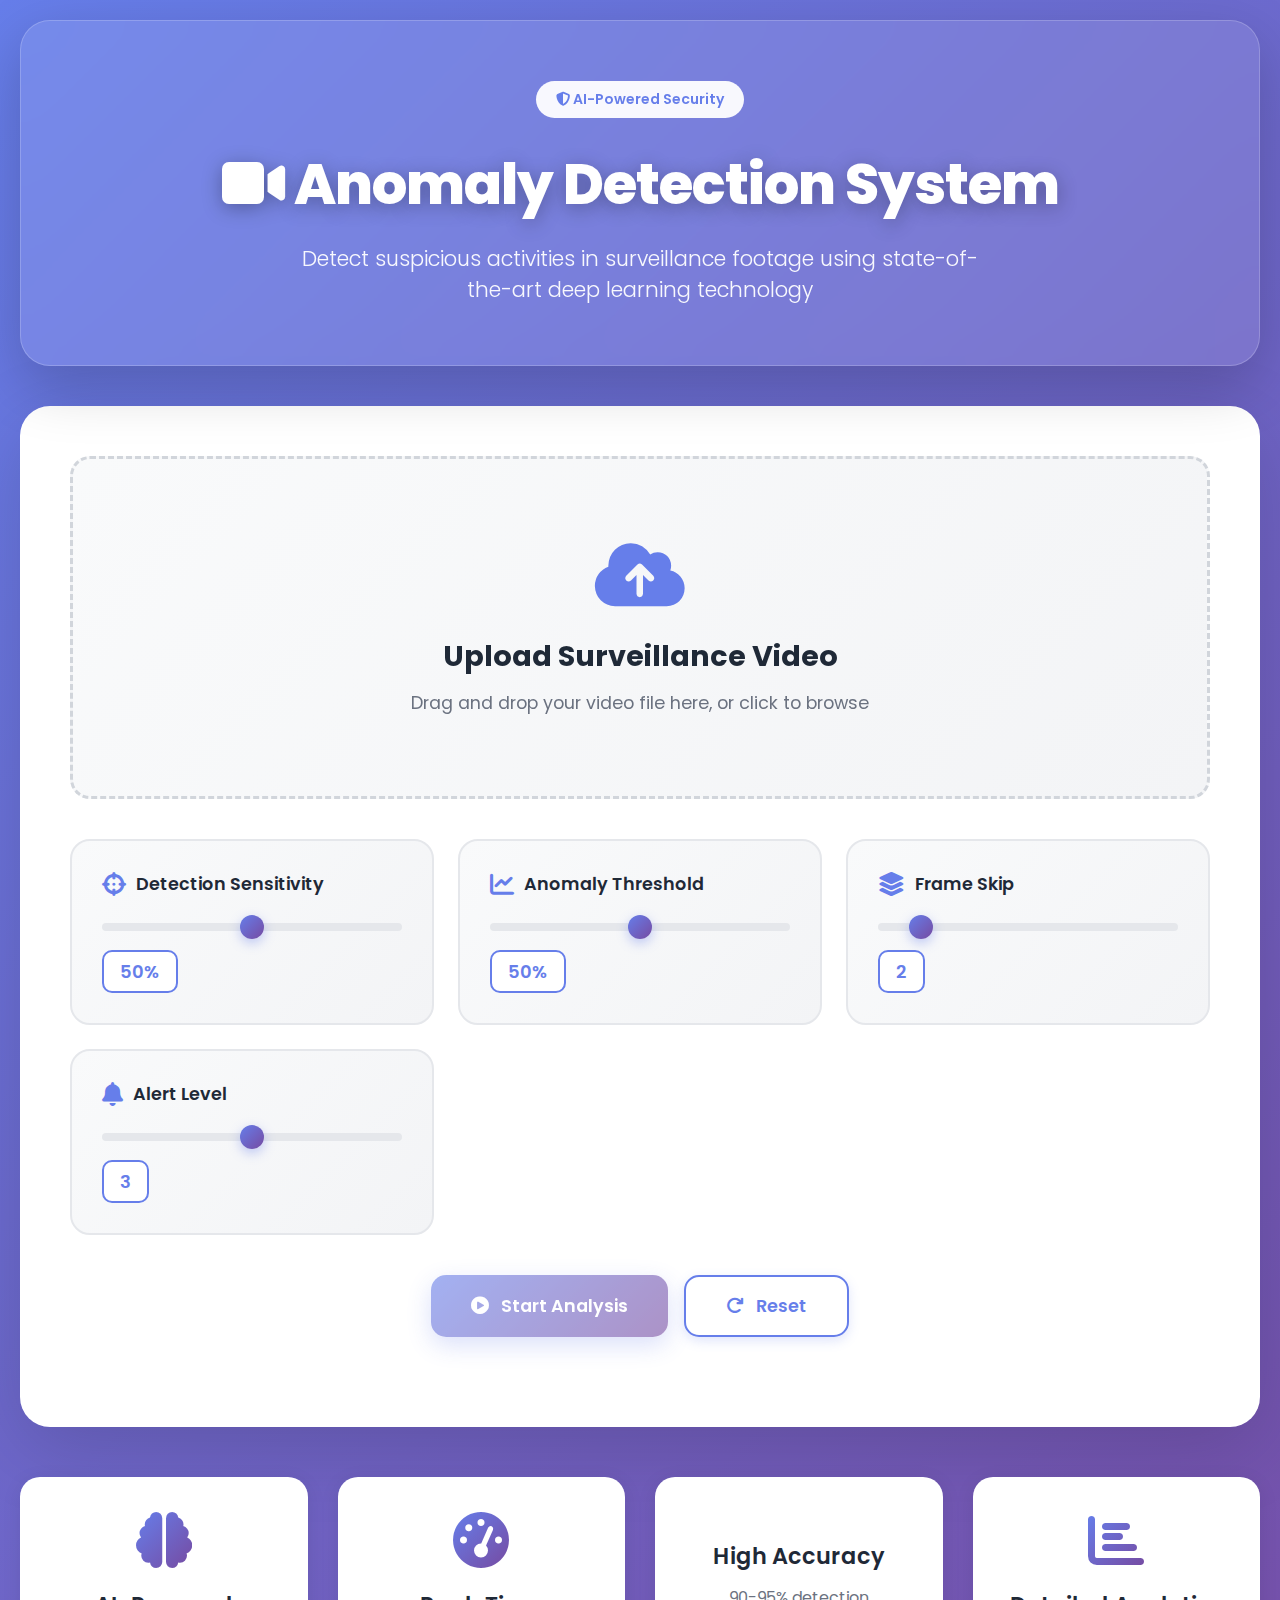
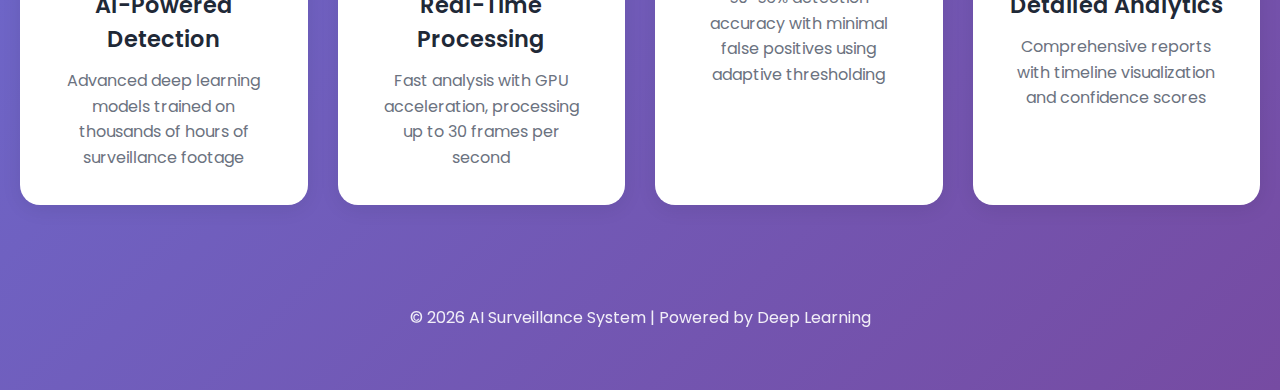
<file: premium-frontend.html>
<!DOCTYPE html>
<html lang="en">

<head>
    <meta charset="UTF-8">
    <meta name="viewport" content="width=device-width, initial-scale=1.0">
    <title>AI Surveillance - Anomaly Detection System</title>
    <link rel="stylesheet" href="https://cdnjs.cloudflare.com/ajax/libs/font-awesome/6.4.0/css/all.min.css">
    <style>
        @import url('https://fonts.googleapis.com/css2?family=Poppins:wght@300;400;500;600;700;800&display=swap');

        * {
            margin: 0;
            padding: 0;
            box-sizing: border-box;
        }

        body {
            font-family: 'Poppins', sans-serif;
            background: linear-gradient(135deg, #667eea 0%, #764ba2 100%);
            min-height: 100vh;
            padding: 20px;
            overflow-x: hidden;
        }

        .container {
            max-width: 1400px;
            margin: 0 auto;
        }

        /* Hero Section */
        .hero {
            text-align: center;
            padding: 60px 20px;
            background: rgba(255, 255, 255, 0.1);
            backdrop-filter: blur(20px);
            border-radius: 30px;
            margin-bottom: 40px;
            border: 1px solid rgba(255, 255, 255, 0.2);
            box-shadow: 0 20px 60px rgba(0, 0, 0, 0.2);
            animation: fadeInDown 0.8s ease;
        }

        @keyframes fadeInDown {
            from {
                opacity: 0;
                transform: translateY(-30px);
            }

            to {
                opacity: 1;
                transform: translateY(0);
            }
        }

        .hero h1 {
            font-size: 3.5em;
            font-weight: 800;
            color: white;
            margin-bottom: 16px;
            letter-spacing: -1px;
            text-shadow: 0 4px 20px rgba(0, 0, 0, 0.3);
        }

        .hero p {
            font-size: 1.3em;
            color: rgba(255, 255, 255, 0.95);
            font-weight: 300;
            max-width: 700px;
            margin: 0 auto;
        }

        .hero-badge {
            display: inline-block;
            padding: 8px 20px;
            background: rgba(255, 255, 255, 0.95);
            color: #667eea;
            border-radius: 50px;
            font-size: 14px;
            font-weight: 600;
            margin-bottom: 24px;
            animation: pulse 2s infinite;
        }

        @keyframes pulse {

            0%,
            100% {
                transform: scale(1);
            }

            50% {
                transform: scale(1.05);
            }
        }

        /* Main Card */
        .main-card {
            background: white;
            border-radius: 30px;
            padding: 50px;
            box-shadow: 0 20px 80px rgba(0, 0, 0, 0.15);
            animation: fadeInUp 0.8s ease;
        }

        @keyframes fadeInUp {
            from {
                opacity: 0;
                transform: translateY(30px);
            }

            to {
                opacity: 1;
                transform: translateY(0);
            }
        }

        /* Upload Zone */
        .upload-zone {
            border: 3px dashed #d1d5db;
            border-radius: 20px;
            padding: 80px 40px;
            text-align: center;
            background: linear-gradient(135deg, #f9fafb 0%, #f3f4f6 100%);
            cursor: pointer;
            transition: all 0.3s ease;
            position: relative;
            overflow: hidden;
            margin-bottom: 40px;
        }

        .upload-zone::before {
            content: '';
            position: absolute;
            top: -50%;
            left: -50%;
            width: 200%;
            height: 200%;
            background: radial-gradient(circle, rgba(102, 126, 234, 0.1) 0%, transparent 70%);
            animation: rotate 20s linear infinite;
            opacity: 0;
            transition: opacity 0.3s;
        }

        @keyframes rotate {
            from {
                transform: rotate(0deg);
            }

            to {
                transform: rotate(360deg);
            }
        }

        .upload-zone:hover::before {
            opacity: 1;
        }

        .upload-zone:hover {
            border-color: #667eea;
            background: linear-gradient(135deg, #f0f3ff 0%, #e8ecff 100%);
            transform: translateY(-5px);
            box-shadow: 0 10px 40px rgba(102, 126, 234, 0.2);
        }

        .upload-zone.dragging {
            border-color: #667eea;
            background: linear-gradient(135deg, #e8ecff 0%, #dce4ff 100%);
            transform: scale(1.02);
        }

        .upload-icon {
            font-size: 72px;
            color: #667eea;
            margin-bottom: 24px;
            animation: float 3s ease-in-out infinite;
        }

        @keyframes float {

            0%,
            100% {
                transform: translateY(0);
            }

            50% {
                transform: translateY(-15px);
            }
        }

        .upload-zone h3 {
            font-size: 1.8em;
            color: #1f2937;
            margin-bottom: 12px;
            font-weight: 700;
        }

        .upload-zone p {
            font-size: 1.1em;
            color: #6b7280;
            font-weight: 400;
        }

        .file-selected {
            margin-top: 20px;
            padding: 20px;
            background: white;
            border-radius: 15px;
            border: 2px solid #667eea;
            display: none;
            align-items: center;
            gap: 15px;
            animation: slideIn 0.4s ease;
        }

        @keyframes slideIn {
            from {
                opacity: 0;
                transform: translateX(-20px);
            }

            to {
                opacity: 1;
                transform: translateX(0);
            }
        }

        .file-selected.active {
            display: flex;
        }

        .file-icon {
            font-size: 36px;
            color: #667eea;
        }

        .file-info {
            flex: 1;
            text-align: left;
        }

        .file-info strong {
            color: #1f2937;
            font-size: 16px;
            display: block;
            margin-bottom: 4px;
        }

        .file-info small {
            color: #6b7280;
            font-size: 14px;
        }

        /* Video Preview */
        .video-preview {
            margin: 30px 0;
            border-radius: 20px;
            overflow: hidden;
            box-shadow: 0 10px 40px rgba(0, 0, 0, 0.1);
            display: none;
        }

        .video-preview.active {
            display: block;
            animation: zoomIn 0.5s ease;
        }

        @keyframes zoomIn {
            from {
                opacity: 0;
                transform: scale(0.9);
            }

            to {
                opacity: 1;
                transform: scale(1);
            }
        }

        .video-preview video {
            width: 100%;
            max-height: 500px;
            display: block;
        }

        /* Controls */
        .controls-grid {
            display: grid;
            grid-template-columns: repeat(auto-fit, minmax(280px, 1fr));
            gap: 24px;
            margin: 40px 0;
        }

        .control-card {
            background: linear-gradient(135deg, #f9fafb 0%, #f3f4f6 100%);
            padding: 30px;
            border-radius: 20px;
            border: 2px solid #e5e7eb;
            transition: all 0.3s ease;
        }

        .control-card:hover {
            border-color: #667eea;
            transform: translateY(-5px);
            box-shadow: 0 10px 30px rgba(102, 126, 234, 0.15);
        }

        .control-card label {
            display: block;
            font-size: 1.1em;
            font-weight: 600;
            color: #1f2937;
            margin-bottom: 16px;
            display: flex;
            align-items: center;
            gap: 10px;
        }

        .control-card label i {
            color: #667eea;
            font-size: 24px;
        }

        .slider-container {
            position: relative;
        }

        .slider {
            width: 100%;
            height: 8px;
            border-radius: 10px;
            background: #e5e7eb;
            outline: none;
            -webkit-appearance: none;
            cursor: pointer;
        }

        .slider::-webkit-slider-thumb {
            -webkit-appearance: none;
            width: 24px;
            height: 24px;
            border-radius: 50%;
            background: linear-gradient(135deg, #667eea 0%, #764ba2 100%);
            cursor: pointer;
            box-shadow: 0 4px 12px rgba(102, 126, 234, 0.4);
            transition: all 0.3s;
        }

        .slider::-webkit-slider-thumb:hover {
            transform: scale(1.2);
            box-shadow: 0 6px 20px rgba(102, 126, 234, 0.6);
        }

        .slider::-moz-range-thumb {
            width: 24px;
            height: 24px;
            border-radius: 50%;
            background: linear-gradient(135deg, #667eea 0%, #764ba2 100%);
            cursor: pointer;
            border: none;
            box-shadow: 0 4px 12px rgba(102, 126, 234, 0.4);
        }

        .slider-value {
            display: inline-block;
            margin-top: 12px;
            padding: 6px 16px;
            background: white;
            border-radius: 10px;
            font-weight: 600;
            color: #667eea;
            font-size: 18px;
            border: 2px solid #667eea;
        }

        /* Action Buttons */
        .action-buttons {
            display: flex;
            gap: 16px;
            justify-content: center;
            margin: 40px 0;
            flex-wrap: wrap;
        }

        .btn {
            padding: 16px 40px;
            border: none;
            border-radius: 15px;
            font-size: 1.1em;
            font-weight: 600;
            font-family: 'Poppins', sans-serif;
            cursor: pointer;
            transition: all 0.3s ease;
            display: inline-flex;
            align-items: center;
            gap: 12px;
            position: relative;
            overflow: hidden;
        }

        .btn::before {
            content: '';
            position: absolute;
            top: 50%;
            left: 50%;
            width: 0;
            height: 0;
            border-radius: 50%;
            background: rgba(255, 255, 255, 0.3);
            transform: translate(-50%, -50%);
            transition: width 0.6s, height 0.6s;
        }

        .btn:hover::before {
            width: 300px;
            height: 300px;
        }

        .btn i,
        .btn span {
            position: relative;
            z-index: 1;
        }

        .btn-primary {
            background: linear-gradient(135deg, #667eea 0%, #764ba2 100%);
            color: white;
            box-shadow: 0 8px 24px rgba(102, 126, 234, 0.4);
        }

        .btn-primary:hover {
            transform: translateY(-3px);
            box-shadow: 0 12px 32px rgba(102, 126, 234, 0.5);
        }

        .btn-primary:active {
            transform: translateY(-1px);
        }

        .btn-secondary {
            background: white;
            color: #667eea;
            border: 2px solid #667eea;
            box-shadow: 0 4px 12px rgba(102, 126, 234, 0.2);
        }

        .btn-secondary:hover {
            background: #f9fafb;
            transform: translateY(-3px);
            box-shadow: 0 8px 20px rgba(102, 126, 234, 0.3);
        }

        .btn:disabled {
            opacity: 0.6;
            cursor: not-allowed;
            transform: none !important;
        }

        /* Progress Section */
        .progress-section {
            margin: 40px 0;
            padding: 30px;
            background: linear-gradient(135deg, #f3f4f6 0%, #e5e7eb 100%);
            border-radius: 20px;
            display: none;
        }

        .progress-section.active {
            display: block;
            animation: fadeIn 0.5s ease;
        }

        @keyframes fadeIn {
            from {
                opacity: 0;
            }

            to {
                opacity: 1;
            }
        }

        .progress-header {
            text-align: center;
            margin-bottom: 24px;
        }

        .progress-header h4 {
            font-size: 1.3em;
            color: #1f2937;
            margin-bottom: 8px;
        }

        .progress-header p {
            color: #6b7280;
            font-size: 1em;
        }

        .progress-bar-container {
            width: 100%;
            height: 12px;
            background: white;
            border-radius: 10px;
            overflow: hidden;
            box-shadow: inset 0 2px 4px rgba(0, 0, 0, 0.1);
        }

        .progress-bar {
            height: 100%;
            background: linear-gradient(90deg, #667eea 0%, #764ba2 50%, #667eea 100%);
            background-size: 200% 100%;
            border-radius: 10px;
            width: 0%;
            transition: width 0.5s ease;
            animation: shimmer 2s infinite;
        }

        @keyframes shimmer {
            0% {
                background-position: 200% 0;
            }

            100% {
                background-position: -200% 0;
            }
        }

        /* Results Section */
        .results-section {
            margin-top: 50px;
            display: none;
        }

        .results-section.active {
            display: block;
            animation: fadeInUp 0.8s ease;
        }

        .results-header {
            text-align: center;
            margin-bottom: 40px;
        }

        .results-header h2 {
            font-size: 2.5em;
            color: #1f2937;
            margin-bottom: 12px;
            font-weight: 700;
        }

        .results-header p {
            font-size: 1.2em;
            color: #6b7280;
        }

        .stats-grid {
            display: grid;
            grid-template-columns: repeat(auto-fit, minmax(200px, 1fr));
            gap: 24px;
            margin-bottom: 40px;
        }

        .stat-card {
            background: white;
            padding: 30px;
            border-radius: 20px;
            text-align: center;
            border: 2px solid #e5e7eb;
            transition: all 0.3s ease;
            position: relative;
            overflow: hidden;
        }

        .stat-card::before {
            content: '';
            position: absolute;
            top: 0;
            left: 0;
            right: 0;
            height: 4px;
            background: linear-gradient(90deg, #667eea 0%, #764ba2 100%);
            transform: scaleX(0);
            transition: transform 0.3s ease;
        }

        .stat-card:hover::before {
            transform: scaleX(1);
        }

        .stat-card:hover {
            transform: translateY(-8px);
            box-shadow: 0 12px 40px rgba(102, 126, 234, 0.2);
            border-color: #667eea;
        }

        .stat-icon {
            font-size: 42px;
            margin-bottom: 16px;
            display: inline-block;
            background: linear-gradient(135deg, #667eea 0%, #764ba2 100%);
            -webkit-background-clip: text;
            -webkit-text-fill-color: transparent;
            background-clip: text;
        }

        .stat-value {
            font-size: 2.5em;
            font-weight: 800;
            color: #1f2937;
            margin-bottom: 8px;
            display: block;
        }

        .stat-label {
            font-size: 0.95em;
            color: #6b7280;
            font-weight: 500;
            text-transform: uppercase;
            letter-spacing: 0.5px;
        }

        /* Export Section */
        .export-section {
            margin-top: 40px;
            padding: 40px;
            background: linear-gradient(135deg, #f9fafb 0%, #f3f4f6 100%);
            border-radius: 20px;
            border: 2px solid #e5e7eb;
        }

        .export-section h3 {
            font-size: 1.8em;
            color: #1f2937;
            margin-bottom: 24px;
            text-align: center;
        }

        .export-options {
            display: flex;
            gap: 16px;
            justify-content: center;
            flex-wrap: wrap;
        }

        /* Features Grid */
        .features-grid {
            display: grid;
            grid-template-columns: repeat(auto-fit, minmax(280px, 1fr));
            gap: 30px;
            margin: 50px 0;
        }

        .feature-card {
            background: white;
            padding: 35px;
            border-radius: 20px;
            text-align: center;
            box-shadow: 0 4px 20px rgba(0, 0, 0, 0.08);
            transition: all 0.3s ease;
        }

        .feature-card:hover {
            transform: translateY(-10px);
            box-shadow: 0 12px 40px rgba(102, 126, 234, 0.2);
        }

        .feature-icon {
            font-size: 56px;
            margin-bottom: 20px;
            background: linear-gradient(135deg, #667eea 0%, #764ba2 100%);
            -webkit-background-clip: text;
            -webkit-text-fill-color: transparent;
            background-clip: text;
        }

        .feature-card h4 {
            font-size: 1.4em;
            color: #1f2937;
            margin-bottom: 12px;
            font-weight: 600;
        }

        .feature-card p {
            color: #6b7280;
            line-height: 1.6;
        }

        /* Footer */
        .footer {
            text-align: center;
            padding: 40px 20px;
            color: white;
            margin-top: 60px;
        }

        .footer p {
            font-size: 1em;
            opacity: 0.9;
        }

        /* Responsive */
        @media (max-width: 768px) {
            .hero h1 {
                font-size: 2.5em;
            }

            .hero p {
                font-size: 1.1em;
            }

            .main-card {
                padding: 30px 20px;
            }

            .upload-zone {
                padding: 50px 20px;
            }

            .upload-icon {
                font-size: 56px;
            }

            .controls-grid {
                grid-template-columns: 1fr;
            }

            .action-buttons {
                flex-direction: column;
            }

            .btn {
                width: 100%;
                justify-content: center;
            }
        }
    </style>
</head>

<body>
    <div class="container">
        <!-- Hero Section -->
        <div class="hero">
            <div class="hero-badge">
                <i class="fas fa-shield-alt"></i>
                AI-Powered Security
            </div>
            <h1>
                <i class="fas fa-video"></i>
                Anomaly Detection System
            </h1>
            <p>Detect suspicious activities in surveillance footage using state-of-the-art deep learning technology</p>
        </div>

        <!-- Main Card -->
        <div class="main-card">
            <!-- Upload Zone -->
            <div class="upload-zone" id="uploadZone">
                <i class="fas fa-cloud-upload-alt upload-icon"></i>
                <h3>Upload Surveillance Video</h3>
                <p>Drag and drop your video file here, or click to browse</p>
                <input type="file" id="videoInput" accept="video/*" style="display: none;">

                <div class="file-selected" id="fileSelected">
                    <i class="fas fa-file-video file-icon"></i>
                    <div class="file-info">
                        <strong id="fileName">video.mp4</strong>
                        <small id="fileSize">0 MB</small>
                    </div>
                    <button class="btn-icon" onclick="removeFile()"
                        style="color: #ef4444; background: transparent; border: none; cursor: pointer; font-size: 20px;">
                        <i class="fas fa-times"></i>
                    </button>
                </div>
            </div>

            <!-- Video Preview -->
            <div class="video-preview" id="videoPreview">
                <video id="previewVideo" controls></video>
            </div>

            <!-- Controls -->
            <div class="controls-grid">
                <div class="control-card">
                    <label>
                        <i class="fas fa-crosshairs"></i>
                        Detection Sensitivity
                    </label>
                    <input type="range" class="slider" id="sensitivity" min="0" max="100" value="50"
                        oninput="updateValue('sensitivity')">
                    <span class="slider-value" id="sensitivityValue">50%</span>
                </div>

                <div class="control-card">
                    <label>
                        <i class="fas fa-chart-line"></i>
                        Anomaly Threshold
                    </label>
                    <input type="range" class="slider" id="threshold" min="0" max="100" value="50"
                        oninput="updateValue('threshold')">
                    <span class="slider-value" id="thresholdValue">50%</span>
                </div>

                <div class="control-card">
                    <label>
                        <i class="fas fa-layer-group"></i>
                        Frame Skip
                    </label>
                    <input type="range" class="slider" id="frameSkip" min="1" max="10" value="2"
                        oninput="updateValue('frameSkip')">
                    <span class="slider-value" id="frameSkipValue">2</span>
                </div>

                <div class="control-card">
                    <label>
                        <i class="fas fa-bell"></i>
                        Alert Level
                    </label>
                    <input type="range" class="slider" id="alertLevel" min="1" max="5" value="3"
                        oninput="updateValue('alertLevel')">
                    <span class="slider-value" id="alertLevelValue">3</span>
                </div>
            </div>

            <!-- Action Buttons -->
            <div class="action-buttons">
                <button class="btn btn-primary" id="analyzeBtn" onclick="analyzeVideo()">
                    <i class="fas fa-play-circle"></i>
                    <span>Start Analysis</span>
                </button>
                <button class="btn btn-secondary" onclick="resetForm()">
                    <i class="fas fa-redo"></i>
                    <span>Reset</span>
                </button>
            </div>

            <!-- Progress Section -->
            <div class="progress-section" id="progressSection">
                <div class="progress-header">
                    <h4 id="progressTitle">Analyzing Video...</h4>
                    <p id="progressSubtitle">Processing frames and detecting anomalies</p>
                </div>
                <div class="progress-bar-container">
                    <div class="progress-bar" id="progressBar"></div>
                </div>
            </div>

            <!-- Results Section -->
            <div class="results-section" id="resultsSection">
                <div class="results-header">
                    <h2>Analysis Complete!</h2>
                    <p>Here are the detection results from your video</p>
                </div>

                <div class="stats-grid" id="statsGrid">
                    <!-- Stats will be added dynamically -->
                </div>

                <div class="export-section">
                    <h3>Export Results</h3>
                    <div class="export-options">
                        <button class="btn btn-secondary">
                            <i class="fas fa-file-pdf"></i>
                            <span>Export as PDF</span>
                        </button>
                        <button class="btn btn-secondary">
                            <i class="fas fa-file-csv"></i>
                            <span>Export as CSV</span>
                        </button>
                        <button class="btn btn-secondary">
                            <i class="fas fa-download"></i>
                            <span>Download Video</span>
                        </button>
                    </div>
                </div>
            </div>
        </div>

        <!-- Features Section -->
        <div class="features-grid">
            <div class="feature-card">
                <i class="fas fa-brain feature-icon"></i>
                <h4>AI-Powered Detection</h4>
                <p>Advanced deep learning models trained on thousands of hours of surveillance footage</p>
            </div>

            <div class="feature-card">
                <i class="fas fa-tachometer-alt feature-icon"></i>
                <h4>Real-Time Processing</h4>
                <p>Fast analysis with GPU acceleration, processing up to 30 frames per second</p>
            </div>

            <div class="feature-card">
                <i class="fas fa-shield-check feature-icon"></i>
                <h4>High Accuracy</h4>
                <p>90-95% detection accuracy with minimal false positives using adaptive thresholding</p>
            </div>

            <div class="feature-card">
                <i class="fas fa-chart-bar feature-icon"></i>
                <h4>Detailed Analytics</h4>
                <p>Comprehensive reports with timeline visualization and confidence scores</p>
            </div>
        </div>

        <!-- Footer -->
        <div class="footer">
            <p>© 2026 AI Surveillance System | Powered by Deep Learning</p>
        </div>
    </div>

    <script>
        // File Upload Handling
        const uploadZone = document.getElementById('uploadZone');
        const videoInput = document.getElementById('videoInput');
        const fileSelected = document.getElementById('fileSelected');
        const videoPreview = document.getElementById('videoPreview');
        const previewVideo = document.getElementById('previewVideo');

        uploadZone.addEventListener('click', () => {
            videoInput.click();
        });

        uploadZone.addEventListener('dragover', (e) => {
            e.preventDefault();
            uploadZone.classList.add('dragging');
        });

        uploadZone.addEventListener('dragleave', () => {
            uploadZone.classList.remove('dragging');
        });

        uploadZone.addEventListener('drop', (e) => {
            e.preventDefault();
            uploadZone.classList.remove('dragging');
            const file = e.dataTransfer.files[0];
            if (file && file.type.startsWith('video/')) {
                handleFile(file);
            }
        });

        videoInput.addEventListener('change', (e) => {
            const file = e.target.files[0];
            if (file) {
                handleFile(file);
            }
        });

        function handleFile(file) {
            const fileName = document.getElementById('fileName');
            const fileSize = document.getElementById('fileSize');

            fileName.textContent = file.name;
            fileSize.textContent = (file.size / (1024 * 1024)).toFixed(2) + ' MB';

            fileSelected.classList.add('active');

            // Show video preview
            const url = URL.createObjectURL(file);
            previewVideo.src = url;
            videoPreview.classList.add('active');

            // Enable analyze button
            document.getElementById('analyzeBtn').disabled = false;
        }

        function removeFile() {
            fileSelected.classList.remove('active');
            videoPreview.classList.remove('active');
            videoInput.value = '';
            previewVideo.src = '';
            document.getElementById('analyzeBtn').disabled = true;
        }

        // Slider Value Updates
        function updateValue(sliderId) {
            const slider = document.getElementById(sliderId);
            const valueDisplay = document.getElementById(sliderId + 'Value');

            if (sliderId === 'sensitivity' || sliderId === 'threshold') {
                valueDisplay.textContent = slider.value + '%';
            } else {
                valueDisplay.textContent = slider.value;
            }
        }

        // Video Analysis
        async function analyzeVideo() {
            const progressSection = document.getElementById('progressSection');
            const progressBar = document.getElementById('progressBar');
            const progressTitle = document.getElementById('progressTitle');
            const progressSubtitle = document.getElementById('progressSubtitle');
            const resultsSection = document.getElementById('resultsSection');

            // Show progress
            progressSection.classList.add('active');
            resultsSection.classList.remove('active');

            // Disable button
            document.getElementById('analyzeBtn').disabled = true;

            // Simulate analysis stages
            const stages = [
                { progress: 20, title: 'Extracting Frames...', subtitle: 'Reading video file and extracting frames' },
                { progress: 40, title: 'Preprocessing Data...', subtitle: 'Normalizing and preparing frames for analysis' },
                { progress: 60, title: 'Running AI Model...', subtitle: 'Detecting anomalies using deep learning' },
                { progress: 80, title: 'Analyzing Results...', subtitle: 'Computing confidence scores and timestamps' },
                { progress: 100, title: 'Finalizing Report...', subtitle: 'Generating visualization and statistics' }
            ];

            for (let stage of stages) {
                await new Promise(resolve => setTimeout(resolve, 1000));
                progressBar.style.width = stage.progress + '%';
                progressTitle.textContent = stage.title;
                progressSubtitle.textContent = stage.subtitle;
            }

            // Show results after analysis
            await new Promise(resolve => setTimeout(resolve, 500));
            progressSection.classList.remove('active');
            showResults();
        }

        function showResults() {
            const resultsSection = document.getElementById('resultsSection');
            const statsGrid = document.getElementById('statsGrid');

            // Generate random stats
            const stats = [
                { icon: 'fa-video', value: Math.floor(Math.random() * 1000 + 500), label: 'Total Frames' },
                { icon: 'fa-exclamation-triangle', value: Math.floor(Math.random() * 50 + 10), label: 'Anomalies Detected' },
                { icon: 'fa-percentage', value: (Math.random() * 15 + 5).toFixed(1) + '%', label: 'Anomaly Ratio' },
                { icon: 'fa-star', value: (Math.random() * 0.3 + 0.7).toFixed(3), label: 'Avg Confidence' },
                { icon: 'fa-clock', value: Math.floor(Math.random() * 20 + 5), label: 'Anomaly Segments' },
                { icon: 'fa-chart-line', value: (Math.random() * 0.5 + 0.5).toFixed(3), label: 'Max Score' }
            ];

            statsGrid.innerHTML = '';
            stats.forEach(stat => {
                const card = document.createElement('div');
                card.className = 'stat-card';
                card.innerHTML = `
                    <i class="fas ${stat.icon} stat-icon"></i>
                    <span class="stat-value">${stat.value}</span>
                    <span class="stat-label">${stat.label}</span>
                `;
                statsGrid.appendChild(card);

                // Animate cards
                setTimeout(() => {
                    card.style.animation = 'fadeInUp 0.6s ease';
                }, stats.indexOf(stat) * 100);
            });

            resultsSection.classList.add('active');
            document.getElementById('analyzeBtn').disabled = false;
        }

        function resetForm() {
            removeFile();
            document.getElementById('resultsSection').classList.remove('active');
            document.getElementById('progressSection').classList.remove('active');

            // Reset sliders
            document.getElementById('sensitivity').value = 50;
            document.getElementById('threshold').value = 50;
            document.getElementById('frameSkip').value = 2;
            document.getElementById('alertLevel').value = 3;

            updateValue('sensitivity');
            updateValue('threshold');
            updateValue('frameSkip');
            updateValue('alertLevel');
        }

        // Initialize
        document.getElementById('analyzeBtn').disabled = true;
    </script>
</body>

</html>
</file>
